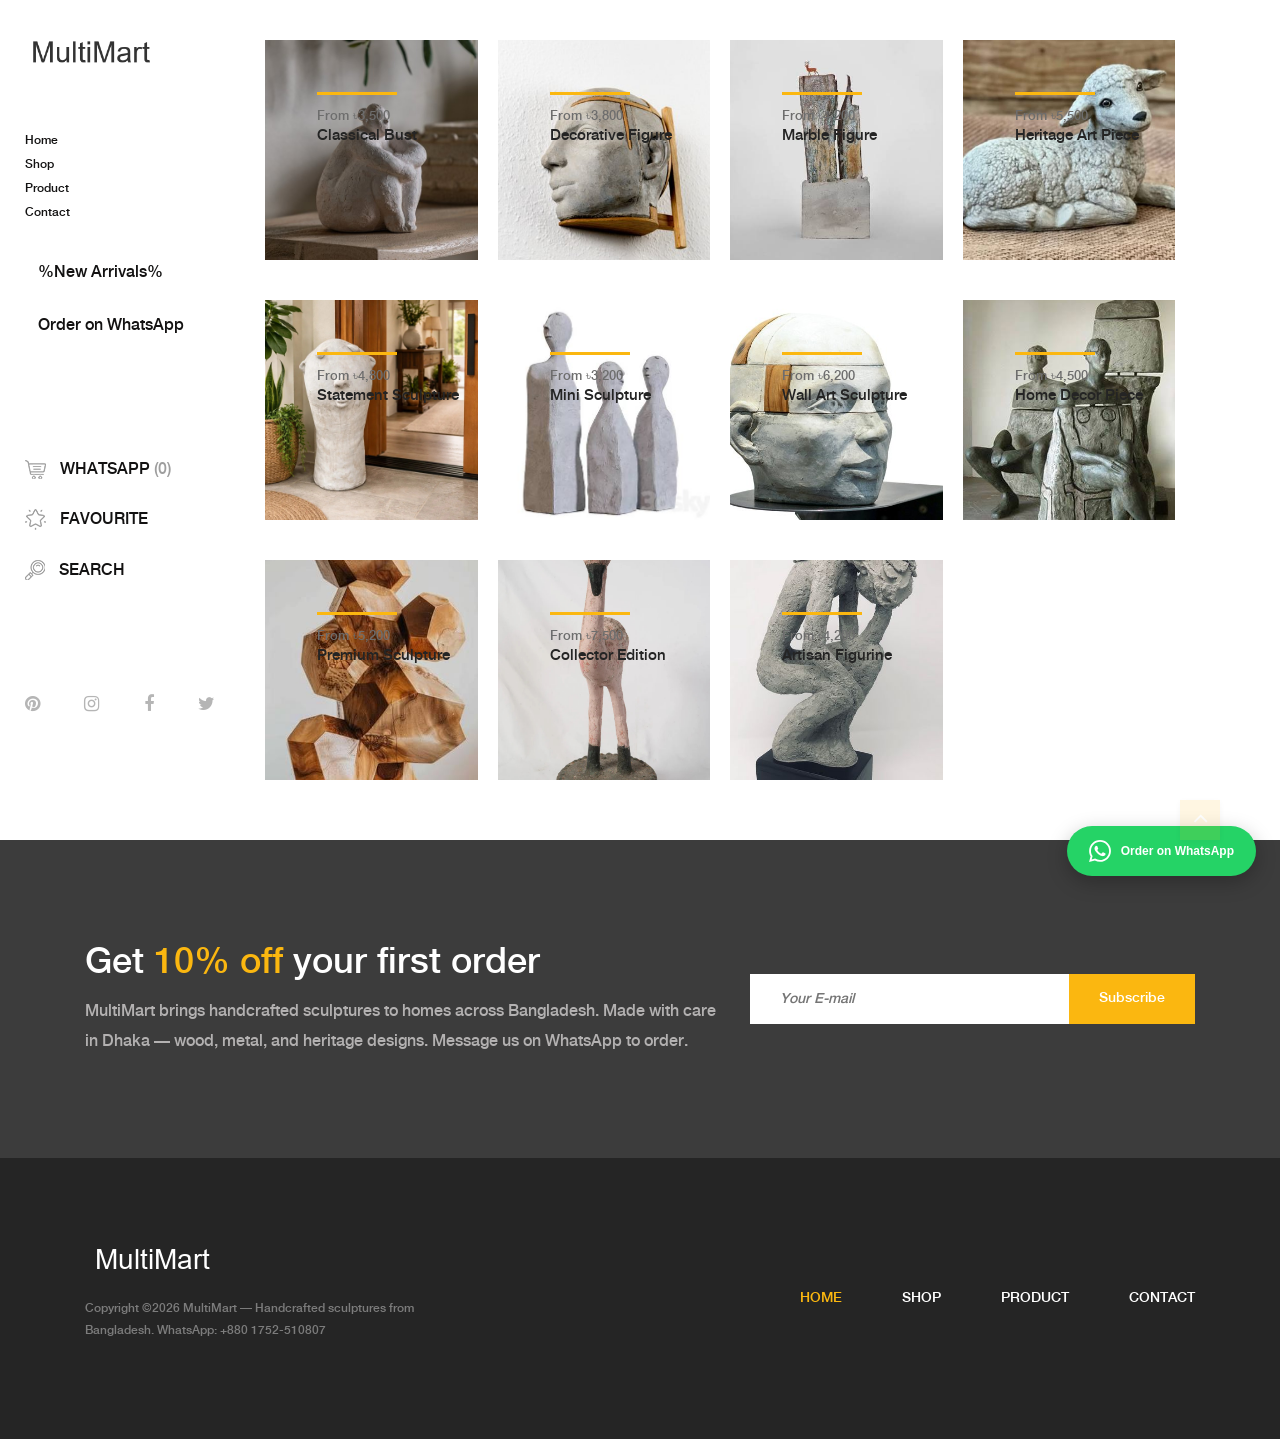
<file: index.html>
<!DOCTYPE html>
<html lang="en">

<head>
    <meta charset="UTF-8">
    <meta name="description" content="MultiMart - Handcrafted sculptures from Bangladesh. CNC-cut wood and metal art for modern homes.">
    <meta http-equiv="X-UA-Compatible" content="IE=edge">
    <meta name="viewport" content="width=device-width, initial-scale=1, shrink-to-fit=no">
    <title>MultiMart - Handcrafted Sculptures from Bangladesh | Home</title>
    <link rel="icon" href="img/core-img/favicon.ico">
    <link rel="stylesheet" href="css/core-style.css">
    <link rel="stylesheet" href="style.css">
    <link rel="stylesheet" href="custom.css">
</head>

<body>
    <!-- Search Wrapper Area Start -->
    <div class="search-wrapper section-padding-100">
        <div class="search-close"><i class="fa fa-close" aria-hidden="true"></i></div>
        <div class="container">
            <div class="row">
                <div class="col-12">
                    <div class="search-content">
                        <form action="#" method="get">
                            <input type="search" name="search" id="search" placeholder="Type your keyword...">
                            <button type="submit"><img src="img/core-img/search.png" alt=""></button>
                        </form>
                    </div>
                </div>
            </div>
        </div>
    </div>

    <div class="main-content-wrapper d-flex clearfix">
        <!-- Mobile Nav -->
        <div class="mobile-nav">
            <div class="main-navbar-brand">
                <a href="index.html"><img src="img/core-img/logo.png" alt="MultiMart"></a>
            </div>
            <div class="main-navbar-toggler">
                <span></span><span></span><span></span>
            </div>
        </div>

        <!-- Header Area Start -->
        <header class="header-area clearfix">
            <div class="nav-close"><i class="fa fa-close" aria-hidden="true"></i></div>
            <div class="logo">
                <a href="index.html"><img src="img/core-img/logo.png" alt="MultiMart"></a>
            </div>
            <nav class="main-nav">
                <ul>
                    <li class="active"><a href="index.html">Home</a></li>
                    <li><a href="shop.html">Shop</a></li>
                    <li><a href="product.html">Product</a></li>
                    <li><a href="cart.html">Contact</a></li>
                </ul>
            </nav>
            <div class="main-btn-group mt-30 mb-100">
                <a href="shop.html" class="btn main-btn mb-15">%New Arrivals%</a>
                <a href="https://wa.me/8801752510807" target="_blank" rel="noopener" class="btn main-btn active">Order on WhatsApp</a>
            </div>
            <div class="cart-fav-search mb-100">
                <a href="https://wa.me/8801752510807" target="_blank" rel="noopener" class="cart-nav"><img src="img/core-img/cart.png" alt=""> WhatsApp <span>(0)</span></a>
                <a href="#" class="fav-nav"><img src="img/core-img/favorites.png" alt=""> Favourite</a>
                <a href="#" class="search-nav"><img src="img/core-img/search.png" alt=""> Search</a>
            </div>
            <div class="social-info d-flex justify-content-between">
                <a href="#"><i class="fa fa-pinterest" aria-hidden="true"></i></a>
                <a href="#"><i class="fa fa-instagram" aria-hidden="true"></i></a>
                <a href="#"><i class="fa fa-facebook" aria-hidden="true"></i></a>
                <a href="#"><i class="fa fa-twitter" aria-hidden="true"></i></a>
            </div>
        </header>

        <div class="products-catagories-area clearfix">
            <div class="main-pro-catagory clearfix">

                <div class="single-products-catagory clearfix">
                    <a href="product.html?id=1">
                        <img src="img/product-img/1.jpg" alt="Sculpture 1">
                        <div class="hover-content">
                            <div class="line"></div>
                            <p>From ৳3,500</p>
                            <h4>Classical Bust</h4>
                        </div>
                    </a>
                </div>

                <div class="single-products-catagory clearfix">
                    <a href="product.html?id=2">
                        <img src="img/product-img/2.jpg" alt="Sculpture 2">
                        <div class="hover-content">
                            <div class="line"></div>
                            <p>From ৳3,800</p>
                            <h4>Decorative Figure</h4>
                        </div>
                    </a>
                </div>

                <div class="single-products-catagory clearfix">
                    <a href="product.html?id=3">
                        <img src="img/product-img/3.jpg" alt="Sculpture 3">
                        <div class="hover-content">
                            <div class="line"></div>
                            <p>From ৳4,200</p>
                            <h4>Marble Figure</h4>
                        </div>
                    </a>
                </div>

                <div class="single-products-catagory clearfix">
                    <a href="product.html?id=4">
                        <img src="img/product-img/4.jpg" alt="Sculpture 4">
                        <div class="hover-content">
                            <div class="line"></div>
                            <p>From ৳5,500</p>
                            <h4>Heritage Art Piece</h4>
                        </div>
                    </a>
                </div>

                <div class="single-products-catagory clearfix">
                    <a href="product.html?id=5">
                        <img src="img/product-img/5.jpg" alt="Sculpture 5">
                        <div class="hover-content">
                            <div class="line"></div>
                            <p>From ৳4,800</p>
                            <h4>Statement Sculpture</h4>
                        </div>
                    </a>
                </div>

                <div class="single-products-catagory clearfix">
                    <a href="product.html?id=6">
                        <img src="img/product-img/6.jpg" alt="Sculpture 6">
                        <div class="hover-content">
                            <div class="line"></div>
                            <p>From ৳3,200</p>
                            <h4>Mini Sculpture</h4>
                        </div>
                    </a>
                </div>

                <div class="single-products-catagory clearfix">
                    <a href="product.html?id=7">
                        <img src="img/product-img/7.jpg" alt="Sculpture 7">
                        <div class="hover-content">
                            <div class="line"></div>
                            <p>From ৳6,200</p>
                            <h4>Wall Art Sculpture</h4>
                        </div>
                    </a>
                </div>

                <div class="single-products-catagory clearfix">
                    <a href="product.html?id=8">
                        <img src="img/product-img/8.jpg" alt="Sculpture 8">
                        <div class="hover-content">
                            <div class="line"></div>
                            <p>From ৳4,500</p>
                            <h4>Home Decor Piece</h4>
                        </div>
                    </a>
                </div>

                <div class="single-products-catagory clearfix">
                    <a href="product.html?id=9">
                        <img src="img/product-img/9.jpg" alt="Sculpture 9">
                        <div class="hover-content">
                            <div class="line"></div>
                            <p>From ৳5,200</p>
                            <h4>Premium Sculpture</h4>
                        </div>
                    </a>
                </div>

                <div class="single-products-catagory clearfix">
                    <a href="product.html?id=10">
                        <img src="img/product-img/10.jpg" alt="Sculpture 10">
                        <div class="hover-content">
                            <div class="line"></div>
                            <p>From ৳7,500</p>
                            <h4>Collector Edition</h4>
                        </div>
                    </a>
                </div>

                <div class="single-products-catagory clearfix">
                    <a href="product.html?id=11">
                        <img src="img/product-img/11.jpg" alt="Sculpture 11">
                        <div class="hover-content">
                            <div class="line"></div>
                            <p>From ৳4,200</p>
                            <h4>Artisan Figurine</h4>
                        </div>
                    </a>
                </div>

            </div>
        </div>
    </div>

    <!-- Newsletter Area -->
    <section class="newsletter-area section-padding-100-0">
        <div class="container">
            <div class="row align-items-center">
                <div class="col-12 col-lg-6 col-xl-7">
                    <div class="newsletter-text mb-100">
                        <h2>Get <span>10% off</span> your first order</h2>
                        <p>MultiMart brings handcrafted sculptures to homes across Bangladesh. Made with care in Dhaka — wood, metal, and heritage designs. Message us on WhatsApp to order.</p>
                    </div>
                </div>
                <div class="col-12 col-lg-6 col-xl-5">
                    <div class="newsletter-form mb-100">
                        <form action="#" method="post">
                            <input type="email" name="email" class="nl-email" placeholder="Your E-mail">
                            <input type="submit" value="Subscribe">
                        </form>
                    </div>
                </div>
            </div>
        </div>
    </section>

    <!-- Footer -->
    <footer class="footer_area clearfix">
        <div class="container">
            <div class="row align-items-center">
                <div class="col-12 col-lg-4">
                    <div class="single_widget_area">
                        <div class="footer-logo mr-50">
                            <a href="index.html"><img src="img/core-img/logo2.png" alt="MultiMart"></a>
                        </div>
                        <p class="copywrite">Copyright &copy;<script>document.write(new Date().getFullYear());</script> MultiMart &mdash; Handcrafted sculptures from Bangladesh. WhatsApp: +880 1752-510807</p>
                    </div>
                </div>
                <div class="col-12 col-lg-8">
                    <div class="single_widget_area">
                        <div class="footer_menu">
                            <nav class="navbar navbar-expand-lg justify-content-end">
                                <button class="navbar-toggler" type="button" data-toggle="collapse" data-target="#footerNavContent" aria-controls="footerNavContent" aria-expanded="false" aria-label="Toggle navigation"><i class="fa fa-bars"></i></button>
                                <div class="collapse navbar-collapse" id="footerNavContent">
                                    <ul class="navbar-nav ml-auto">
                                        <li class="nav-item active"><a class="nav-link" href="index.html">Home</a></li>
                                        <li class="nav-item"><a class="nav-link" href="shop.html">Shop</a></li>
                                        <li class="nav-item"><a class="nav-link" href="product.html">Product</a></li>
                                        <li class="nav-item"><a class="nav-link" href="cart.html">Contact</a></li>
                                    </ul>
                                </div>
                            </nav>
                        </div>
                    </div>
                </div>
            </div>
        </div>
    </footer>

    <!-- Floating WhatsApp Order Button -->
    <a href="https://wa.me/8801752510807?text=Hi%20MultiMart!%20I%20saw%20your%20sculptures%20and%20would%20like%20to%20order."
       target="_blank" rel="noopener noreferrer"
       style="position:fixed;bottom:24px;right:24px;z-index:9999;background:#25D366;color:#fff;padding:14px 22px;border-radius:50px;text-decoration:none;font-weight:600;font-family:Arial,sans-serif;box-shadow:0 6px 20px rgba(0,0,0,0.25);display:flex;align-items:center;gap:10px;">
      <svg xmlns="http://www.w3.org/2000/svg" width="22" height="22" viewBox="0 0 24 24" fill="white">
        <path d="M.057 24l1.687-6.163c-1.041-1.804-1.588-3.849-1.587-5.946.003-6.556 5.338-11.891 11.893-11.891 3.181.001 6.167 1.24 8.413 3.488 2.245 2.248 3.481 5.236 3.48 8.414-.003 6.557-5.338 11.892-11.893 11.892-1.99-.001-3.951-.5-5.688-1.448l-6.305 1.654zm6.597-3.807c1.676.995 3.276 1.591 5.392 1.592 5.448 0 9.886-4.434 9.889-9.885.002-5.462-4.415-9.89-9.881-9.892-5.452 0-9.887 4.434-9.889 9.884-.001 2.225.651 3.891 1.746 5.634l-.999 3.648 3.742-.981zm11.387-5.464c-.074-.124-.272-.198-.57-.347-.297-.149-1.758-.868-2.031-.967-.272-.099-.47-.149-.669.149-.198.297-.768.967-.941 1.165-.173.198-.347.223-.644.074-.297-.149-1.255-.462-2.39-1.475-.883-.788-1.48-1.761-1.653-2.059-.173-.297-.018-.458.13-.606.134-.133.297-.347.446-.521.151-.172.2-.296.3-.495.099-.198.05-.372-.025-.521-.075-.148-.669-1.611-.916-2.206-.242-.579-.487-.501-.669-.51l-.57-.01c-.198 0-.52.074-.792.372s-1.04 1.016-1.04 2.479 1.065 2.876 1.213 3.074c.149.198 2.095 3.2 5.076 4.487.709.306 1.263.489 1.694.626.712.226 1.36.194 1.872.118.571-.085 1.758-.719 2.006-1.413.248-.694.248-1.289.173-1.413z"/>
      </svg>
      Order on WhatsApp
    </a>

    <script src="js/jquery/jquery-2.2.4.min.js"></script>
    <script src="js/popper.min.js"></script>
    <script src="js/bootstrap.min.js"></script>
    <script src="js/plugins.js"></script>
    <script src="js/active.js"></script>
</body>
</html>
</file>
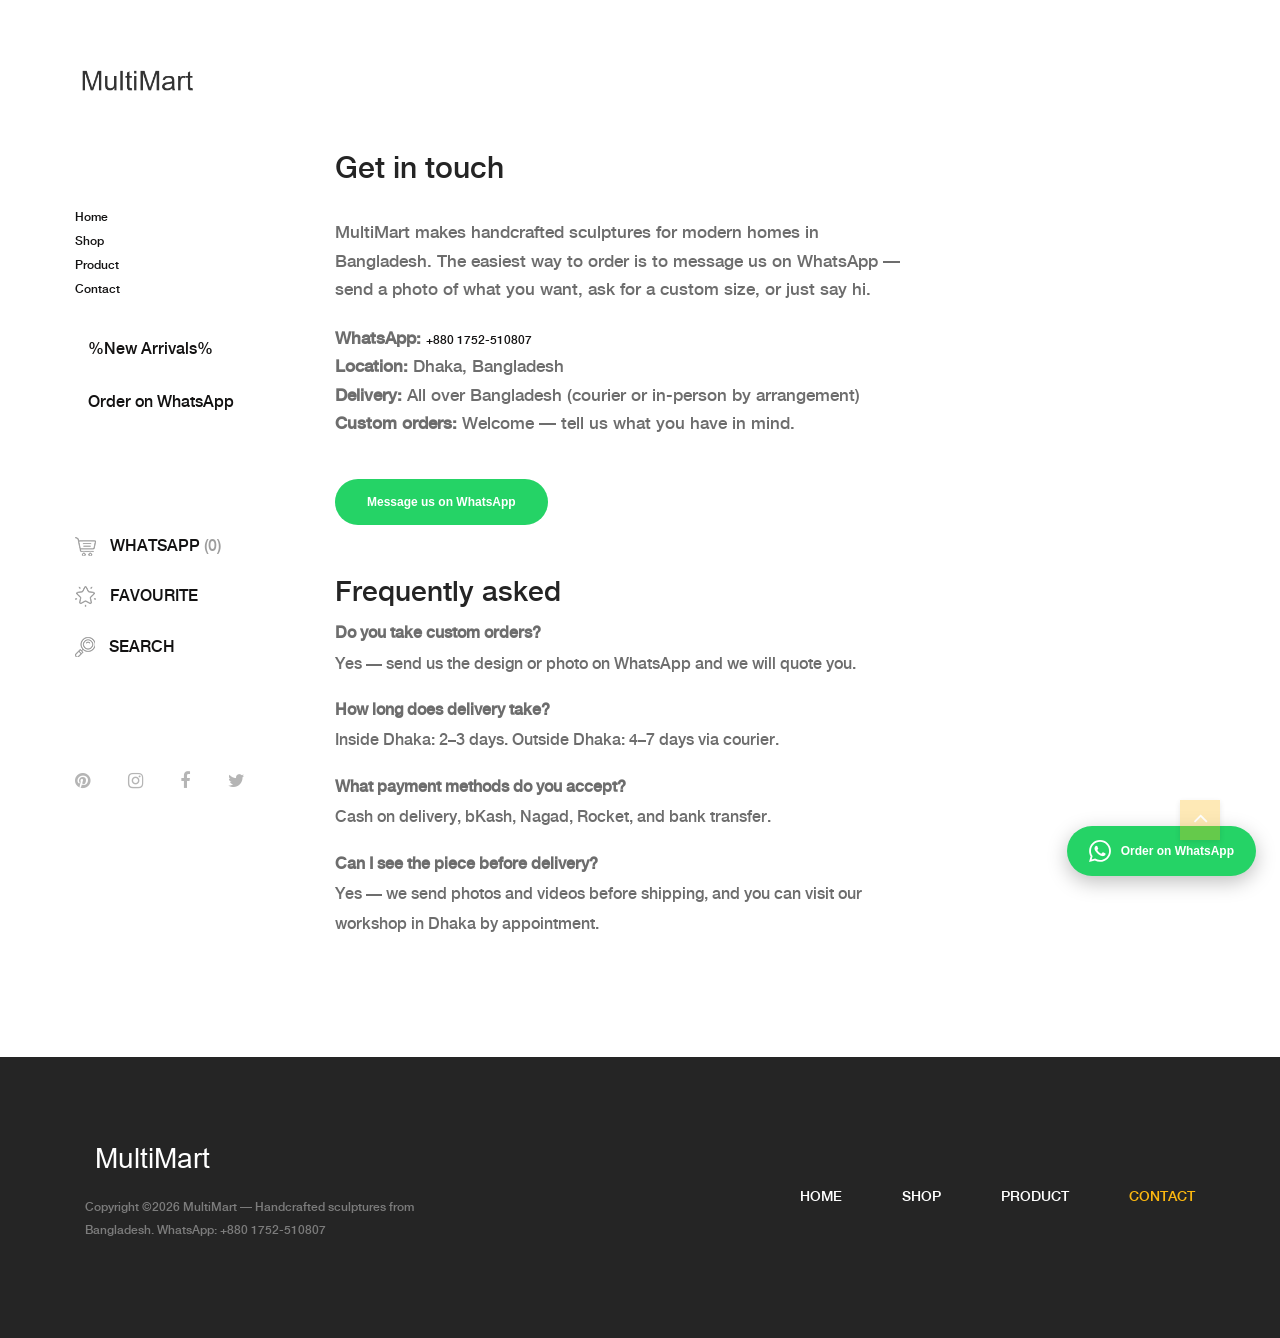
<file: cart.html>
<!DOCTYPE html>
<html lang="en">

<head>
    <meta charset="UTF-8">
    <meta name="description" content="Contact MultiMart - Handcrafted sculptures from Bangladesh. Order via WhatsApp.">
    <meta name="viewport" content="width=device-width, initial-scale=1, shrink-to-fit=no">
    <title>Contact MultiMart - Handcrafted Sculptures from Bangladesh</title>
    <link rel="icon" href="img/core-img/favicon.ico">
    <link rel="stylesheet" href="css/core-style.css">
    <link rel="stylesheet" href="style.css">
</head>

<body>
    <!-- Search Wrapper Area Start -->
    <div class="search-wrapper section-padding-100">
        <div class="search-close"><i class="fa fa-close" aria-hidden="true"></i></div>
        <div class="container">
            <div class="row">
                <div class="col-12">
                    <div class="search-content">
                        <form action="#" method="get">
                            <input type="search" name="search" id="search" placeholder="Type your keyword...">
                            <button type="submit"><img src="img/core-img/search.png" alt=""></button>
                        </form>
                    </div>
                </div>
            </div>
        </div>
    </div>
    <!-- Search Wrapper Area End -->

    <div class="main-content-wrapper d-flex clearfix">
        <!-- Mobile Nav -->
        <div class="mobile-nav">
            <div class="main-navbar-brand">
                <a href="index.html"><img src="img/core-img/logo.png" alt=""></a>
            </div>
            <div class="main-navbar-toggler">
                <span></span><span></span><span></span>
            </div>
        </div>

        <!-- Header Area Start -->
        <header class="header-area clearfix">
            <div class="nav-close"><i class="fa fa-close" aria-hidden="true"></i></div>
            <div class="logo">
                <a href="index.html"><img src="img/core-img/logo.png" alt=""></a>
            </div>
            <!-- Main Nav -->
            <nav class="main-nav">
                <ul>
                    <li><a href="index.html">Home</a></li>
                    <li><a href="shop.html">Shop</a></li>
                    <li><a href="product.html">Product</a></li>
                    <li class="active"><a href="cart.html">Contact</a></li>
                </ul>
            </nav>
            <div class="main-btn-group mt-30 mb-100">
                <a href="shop.html" class="btn main-btn mb-15">%New Arrivals%</a>
                <a href="https://wa.me/8801752510807" target="_blank" rel="noopener" class="btn main-btn active">Order on WhatsApp</a>
            </div>
            <div class="cart-fav-search mb-100">
                <a href="https://wa.me/8801752510807" target="_blank" rel="noopener" class="cart-nav"><img src="img/core-img/cart.png" alt=""> WhatsApp <span>(0)</span></a>
                <a href="#" class="fav-nav"><img src="img/core-img/favorites.png" alt=""> Favourite</a>
                <a href="#" class="search-nav"><img src="img/core-img/search.png" alt=""> Search</a>
            </div>
            <div class="social-info d-flex justify-content-between">
                <a href="#"><i class="fa fa-pinterest" aria-hidden="true"></i></a>
                <a href="#"><i class="fa fa-instagram" aria-hidden="true"></i></a>
                <a href="#"><i class="fa fa-facebook" aria-hidden="true"></i></a>
                <a href="#"><i class="fa fa-twitter" aria-hidden="true"></i></a>
            </div>
        </header>
        <!-- Header Area End -->

        <div class="cart-table-area section-padding-100">
            <div class="container-fluid">
                <div class="row">
                    <div class="col-12 col-lg-8">
                        <div class="cart-title mt-50">
                            <h2>Get in touch</h2>
                        </div>
                        <div class="cart-table clearfix">
                            <p style="font-size:1.05rem;line-height:1.7;margin-bottom:20px;">
                                MultiMart makes handcrafted sculptures for modern homes in Bangladesh. The easiest way to order is to message us on WhatsApp &mdash; send a photo of what you want, ask for a custom size, or just say hi.
                            </p>
                            <p style="font-size:1.05rem;line-height:1.7;margin-bottom:20px;">
                                <strong>WhatsApp:</strong> <a href="https://wa.me/8801752510807" target="_blank" rel="noopener">+880 1752-510807</a><br>
                                <strong>Location:</strong> Dhaka, Bangladesh<br>
                                <strong>Delivery:</strong> All over Bangladesh (courier or in-person by arrangement)<br>
                                <strong>Custom orders:</strong> Welcome &mdash; tell us what you have in mind.
                            </p>

                            <a href="https://wa.me/8801752510807?text=Hi%20MultiMart!%20I%27d%20like%20to%20ask%20about%20your%20sculptures."
                               target="_blank" rel="noopener"
                               style="display:inline-block;background:#25D366;color:#fff;padding:14px 32px;border-radius:50px;text-decoration:none;font-weight:600;font-family:Arial,sans-serif;margin-top:20px;">
                                Message us on WhatsApp
                            </a>

                            <h3 style="margin-top:50px;">Frequently asked</h3>
                            <p><strong>Do you take custom orders?</strong><br>Yes &mdash; send us the design or photo on WhatsApp and we will quote you.</p>
                            <p><strong>How long does delivery take?</strong><br>Inside Dhaka: 2&ndash;3 days. Outside Dhaka: 4&ndash;7 days via courier.</p>
                            <p><strong>What payment methods do you accept?</strong><br>Cash on delivery, bKash, Nagad, Rocket, and bank transfer.</p>
                            <p><strong>Can I see the piece before delivery?</strong><br>Yes &mdash; we send photos and videos before shipping, and you can visit our workshop in Dhaka by appointment.</p>
                        </div>
                    </div>
                </div>
            </div>
        </div>
    </div>

    <!-- Footer -->
    <footer class="footer_area clearfix">
        <div class="container">
            <div class="row align-items-center">
                <div class="col-12 col-lg-4">
                    <div class="single_widget_area">
                        <div class="footer-logo mr-50">
                            <a href="index.html"><img src="img/core-img/logo2.png" alt=""></a>
                        </div>
                        <p class="copywrite">Copyright &copy;<script>document.write(new Date().getFullYear());</script> MultiMart &mdash; Handcrafted sculptures from Bangladesh. WhatsApp: +880 1752-510807</p>
                    </div>
                </div>
                <div class="col-12 col-lg-8">
                    <div class="single_widget_area">
                        <div class="footer_menu">
                            <nav class="navbar navbar-expand-lg justify-content-end">
                                <div class="collapse navbar-collapse" id="footerNavContent">
                                    <ul class="navbar-nav ml-auto">
                                        <li class="nav-item"><a class="nav-link" href="index.html">Home</a></li>
                                        <li class="nav-item"><a class="nav-link" href="shop.html">Shop</a></li>
                                        <li class="nav-item"><a class="nav-link" href="product.html">Product</a></li>
                                        <li class="nav-item active"><a class="nav-link" href="cart.html">Contact</a></li>
                                    </ul>
                                </div>
                            </nav>
                        </div>
                    </div>
                </div>
            </div>
        </div>
    </footer>
    <!-- ##### Footer Area End ##### -->

    <!-- Floating WhatsApp Order Button -->
    <a href="https://wa.me/8801752510807?text=Hi%20MultiMart!%20I%20saw%20your%20sculptures%20and%20would%20like%20to%20order."
       target="_blank" rel="noopener noreferrer"
       style="position:fixed;bottom:24px;right:24px;z-index:9999;background:#25D366;color:#fff;padding:14px 22px;border-radius:50px;text-decoration:none;font-weight:600;font-family:Arial,sans-serif;box-shadow:0 6px 20px rgba(0,0,0,0.25);display:flex;align-items:center;gap:10px;">
      <svg xmlns="http://www.w3.org/2000/svg" width="22" height="22" viewBox="0 0 24 24" fill="white">
        <path d="M.057 24l1.687-6.163c-1.041-1.804-1.588-3.849-1.587-5.946.003-6.556 5.338-11.891 11.893-11.891 3.181.001 6.167 1.24 8.413 3.488 2.245 2.248 3.481 5.236 3.48 8.414-.003 6.557-5.338 11.892-11.893 11.892-1.99-.001-3.951-.5-5.688-1.448l-6.305 1.654zm6.597-3.807c1.676.995 3.276 1.591 5.392 1.592 5.448 0 9.886-4.434 9.889-9.885.002-5.462-4.415-9.89-9.881-9.892-5.452 0-9.887 4.434-9.889 9.884-.001 2.225.651 3.891 1.746 5.634l-.999 3.648 3.742-.981zm11.387-5.464c-.074-.124-.272-.198-.57-.347-.297-.149-1.758-.868-2.031-.967-.272-.099-.47-.149-.669.149-.198.297-.768.967-.941 1.165-.173.198-.347.223-.644.074-.297-.149-1.255-.462-2.39-1.475-.883-.788-1.48-1.761-1.653-2.059-.173-.297-.018-.458.13-.606.134-.133.297-.347.446-.521.151-.172.2-.296.3-.495.099-.198.05-.372-.025-.521-.075-.148-.669-1.611-.916-2.206-.242-.579-.487-.501-.669-.51l-.57-.01c-.198 0-.52.074-.792.372s-1.04 1.016-1.04 2.479 1.065 2.876 1.213 3.074c.149.198 2.095 3.2 5.076 4.487.709.306 1.263.489 1.694.626.712.226 1.36.194 1.872.118.571-.085 1.758-.719 2.006-1.413.248-.694.248-1.289.173-1.413z"/>
      </svg>
      Order on WhatsApp
    </a>

    <script src="js/jquery/jquery-2.2.4.min.js"></script>
    <script src="js/popper.min.js"></script>
    <script src="js/bootstrap.min.js"></script>
    <script src="js/plugins.js"></script>
    <script src="js/active.js"></script>
</body>
</html>
</file>
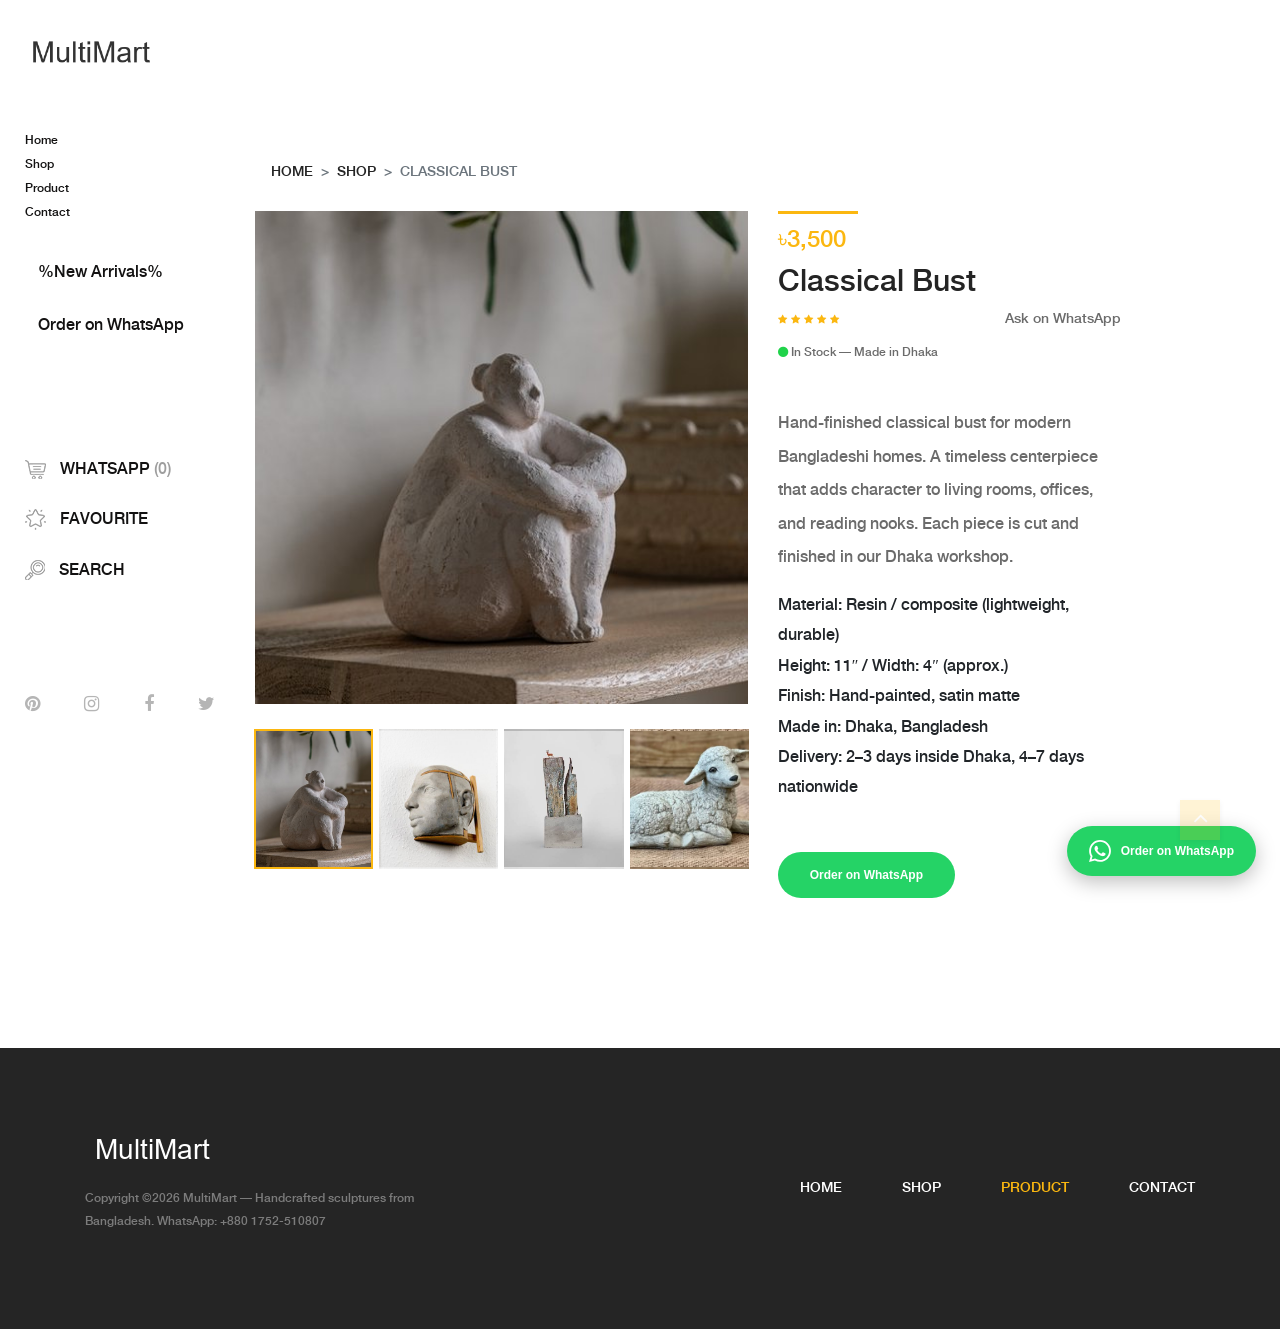
<file: product-details.html>
<!DOCTYPE html>
<html lang="en">

<head>
    <meta charset="UTF-8">
    <meta name="description" content="MultiMart - Handcrafted sculptures from Bangladesh. Order via WhatsApp.">
    <meta http-equiv="X-UA-Compatible" content="IE=edge">
    <meta name="viewport" content="width=device-width, initial-scale=1, shrink-to-fit=no">
    <title>Classical Bust - MultiMart | Handcrafted Sculpture from Bangladesh</title>
    <link rel="icon" href="img/core-img/favicon.ico">
    <link rel="stylesheet" href="css/core-style.css">
    <link rel="stylesheet" href="style.css">
    <link rel="stylesheet" href="custom.css">
</head>

<body>
    <div class="search-wrapper section-padding-100">
        <div class="search-close"><i class="fa fa-close" aria-hidden="true"></i></div>
        <div class="container">
            <div class="row">
                <div class="col-12">
                    <div class="search-content">
                        <form action="#" method="get">
                            <input type="search" name="search" id="search" placeholder="Type your keyword...">
                            <button type="submit"><img src="img/core-img/search.png" alt=""></button>
                        </form>
                    </div>
                </div>
            </div>
        </div>
    </div>

    <div class="main-content-wrapper d-flex clearfix">
        <div class="mobile-nav">
            <div class="main-navbar-brand">
                <a href="index.html"><img src="img/core-img/logo.png" alt="MultiMart"></a>
            </div>
            <div class="main-navbar-toggler">
                <span></span><span></span><span></span>
            </div>
        </div>

        <header class="header-area clearfix">
            <div class="nav-close"><i class="fa fa-close" aria-hidden="true"></i></div>
            <div class="logo">
                <a href="index.html"><img src="img/core-img/logo.png" alt="MultiMart"></a>
            </div>
            <nav class="main-nav">
                <ul>
                    <li><a href="index.html">Home</a></li>
                    <li><a href="shop.html">Shop</a></li>
                    <li class="active"><a href="product-details.html">Product</a></li>
                    <li><a href="cart.html">Contact</a></li>
                </ul>
            </nav>
            <div class="main-btn-group mt-30 mb-100">
                <a href="shop.html" class="btn main-btn mb-15">%New Arrivals%</a>
                <a href="https://wa.me/8801752510807" target="_blank" rel="noopener" class="btn main-btn active">Order on WhatsApp</a>
            </div>
            <div class="cart-fav-search mb-100">
                <a href="https://wa.me/8801752510807" target="_blank" rel="noopener" class="cart-nav"><img src="img/core-img/cart.png" alt=""> WhatsApp <span>(0)</span></a>
                <a href="#" class="fav-nav"><img src="img/core-img/favorites.png" alt=""> Favourite</a>
                <a href="#" class="search-nav"><img src="img/core-img/search.png" alt=""> Search</a>
            </div>
            <div class="social-info d-flex justify-content-between">
                <a href="#"><i class="fa fa-pinterest" aria-hidden="true"></i></a>
                <a href="#"><i class="fa fa-instagram" aria-hidden="true"></i></a>
                <a href="#"><i class="fa fa-facebook" aria-hidden="true"></i></a>
                <a href="#"><i class="fa fa-twitter" aria-hidden="true"></i></a>
            </div>
        </header>

        <div class="single-product-area section-padding-100 clearfix">
            <div class="container-fluid">
                <div class="row">
                    <div class="col-12">
                        <nav aria-label="breadcrumb">
                            <ol class="breadcrumb mt-50">
                                <li class="breadcrumb-item"><a href="index.html">Home</a></li>
                                <li class="breadcrumb-item"><a href="shop.html">Shop</a></li>
                                <li class="breadcrumb-item active" aria-current="page">Classical Bust</li>
                            </ol>
                        </nav>
                    </div>
                </div>

                <div class="row">
                    <div class="col-12 col-lg-7">
                        <div class="single_product_thumb">
                            <div id="product_details_slider" class="carousel slide" data-ride="carousel">
                                <ol class="carousel-indicators">
                                    <li class="active" data-target="#product_details_slider" data-slide-to="0" style="background-image: url(img/product-img/1.jpg);"></li>
                                    <li data-target="#product_details_slider" data-slide-to="1" style="background-image: url(img/product-img/2.jpg);"></li>
                                    <li data-target="#product_details_slider" data-slide-to="2" style="background-image: url(img/product-img/3.jpg);"></li>
                                    <li data-target="#product_details_slider" data-slide-to="3" style="background-image: url(img/product-img/4.jpg);"></li>
                                </ol>
                                <div class="carousel-inner">
                                    <div class="carousel-item active">
                                        <a class="gallery_img" href="img/product-img/1.jpg">
                                            <img class="d-block w-100" src="img/product-img/1.jpg" alt="Classical Bust view 1">
                                        </a>
                                    </div>
                                    <div class="carousel-item">
                                        <a class="gallery_img" href="img/product-img/2.jpg">
                                            <img class="d-block w-100" src="img/product-img/2.jpg" alt="Classical Bust view 2">
                                        </a>
                                    </div>
                                    <div class="carousel-item">
                                        <a class="gallery_img" href="img/product-img/3.jpg">
                                            <img class="d-block w-100" src="img/product-img/3.jpg" alt="Classical Bust view 3">
                                        </a>
                                    </div>
                                    <div class="carousel-item">
                                        <a class="gallery_img" href="img/product-img/4.jpg">
                                            <img class="d-block w-100" src="img/product-img/4.jpg" alt="Classical Bust view 4">
                                        </a>
                                    </div>
                                </div>
                            </div>
                        </div>
                    </div>
                    <div class="col-12 col-lg-5">
                        <div class="single_product_desc">
                            <div class="product-meta-data">
                                <div class="line"></div>
                                <p class="product-price">৳3,500</p>
                                <a href="product-details.html"><h6>Classical Bust</h6></a>
                                <div class="ratings-review mb-15 d-flex align-items-center justify-content-between">
                                    <div class="ratings">
                                        <i class="fa fa-star" aria-hidden="true"></i>
                                        <i class="fa fa-star" aria-hidden="true"></i>
                                        <i class="fa fa-star" aria-hidden="true"></i>
                                        <i class="fa fa-star" aria-hidden="true"></i>
                                        <i class="fa fa-star" aria-hidden="true"></i>
                                    </div>
                                    <div class="review"><a href="https://wa.me/8801752510807" target="_blank" rel="noopener">Ask on WhatsApp</a></div>
                                </div>
                                <p class="avaibility"><i class="fa fa-circle"></i> In Stock &mdash; Made in Dhaka</p>
                            </div>

                            <div class="short_overview my-5">
                                <p>Hand-finished classical bust for modern Bangladeshi homes. A timeless centerpiece that adds character to living rooms, offices, and reading nooks. Each piece is cut and finished in our Dhaka workshop.</p>
                                <ul style="line-height:1.9;">
                                    <li>Material: Resin / composite (lightweight, durable)</li>
                                    <li>Height: 11&Prime; / Width: 4&Prime; (approx.)</li>
                                    <li>Finish: Hand-painted, satin matte</li>
                                    <li>Made in: Dhaka, Bangladesh</li>
                                    <li>Delivery: 2&ndash;3 days inside Dhaka, 4&ndash;7 days nationwide</li>
                                </ul>
                            </div>

                            <div class="cart-btn d-flex mb-50">
                                <a href="https://wa.me/8801752510807?text=Hi%20MultiMart!%20I%27d%20like%20to%20order%20the%20Classical%20Bust%20(৳3,500)."
                                   target="_blank" rel="noopener"
                                   style="display:inline-block;background:#25D366;color:#fff;padding:14px 32px;border-radius:50px;text-decoration:none;font-weight:600;font-family:Arial,sans-serif;">
                                    Order on WhatsApp
                                </a>
                            </div>
                        </div>
                    </div>
                </div>
            </div>
        </div>
    </div>

    <footer class="footer_area clearfix">
        <div class="container">
            <div class="row align-items-center">
                <div class="col-12 col-lg-4">
                    <div class="single_widget_area">
                        <div class="footer-logo mr-50">
                            <a href="index.html"><img src="img/core-img/logo2.png" alt="MultiMart"></a>
                        </div>
                        <p class="copywrite">Copyright &copy;<script>document.write(new Date().getFullYear());</script> MultiMart &mdash; Handcrafted sculptures from Bangladesh. WhatsApp: +880 1752-510807</p>
                    </div>
                </div>
                <div class="col-12 col-lg-8">
                    <div class="single_widget_area">
                        <div class="footer_menu">
                            <nav class="navbar navbar-expand-lg justify-content-end">
                                <div class="collapse navbar-collapse" id="footerNavContent">
                                    <ul class="navbar-nav ml-auto">
                                        <li class="nav-item"><a class="nav-link" href="index.html">Home</a></li>
                                        <li class="nav-item"><a class="nav-link" href="shop.html">Shop</a></li>
                                        <li class="nav-item active"><a class="nav-link" href="product-details.html">Product</a></li>
                                        <li class="nav-item"><a class="nav-link" href="cart.html">Contact</a></li>
                                    </ul>
                                </div>
                            </nav>
                        </div>
                    </div>
                </div>
            </div>
        </div>
    </footer>

    <!-- Floating WhatsApp Order Button -->
    <a href="https://wa.me/8801752510807?text=Hi%20MultiMart!%20I%20saw%20your%20sculptures%20and%20would%20like%20to%20order."
       target="_blank" rel="noopener noreferrer"
       style="position:fixed;bottom:24px;right:24px;z-index:9999;background:#25D366;color:#fff;padding:14px 22px;border-radius:50px;text-decoration:none;font-weight:600;font-family:Arial,sans-serif;box-shadow:0 6px 20px rgba(0,0,0,0.25);display:flex;align-items:center;gap:10px;">
      <svg xmlns="http://www.w3.org/2000/svg" width="22" height="22" viewBox="0 0 24 24" fill="white">
        <path d="M.057 24l1.687-6.163c-1.041-1.804-1.588-3.849-1.587-5.946.003-6.556 5.338-11.891 11.893-11.891 3.181.001 6.167 1.24 8.413 3.488 2.245 2.248 3.481 5.236 3.48 8.414-.003 6.557-5.338 11.892-11.893 11.892-1.99-.001-3.951-.5-5.688-1.448l-6.305 1.654zm6.597-3.807c1.676.995 3.276 1.591 5.392 1.592 5.448 0 9.886-4.434 9.889-9.885.002-5.462-4.415-9.89-9.881-9.892-5.452 0-9.887 4.434-9.889 9.884-.001 2.225.651 3.891 1.746 5.634l-.999 3.648 3.742-.981zm11.387-5.464c-.074-.124-.272-.198-.57-.347-.297-.149-1.758-.868-2.031-.967-.272-.099-.47-.149-.669.149-.198.297-.768.967-.941 1.165-.173.198-.347.223-.644.074-.297-.149-1.255-.462-2.39-1.475-.883-.788-1.48-1.761-1.653-2.059-.173-.297-.018-.458.13-.606.134-.133.297-.347.446-.521.151-.172.2-.296.3-.495.099-.198.05-.372-.025-.521-.075-.148-.669-1.611-.916-2.206-.242-.579-.487-.501-.669-.51l-.57-.01c-.198 0-.52.074-.792.372s-1.04 1.016-1.04 2.479 1.065 2.876 1.213 3.074c.149.198 2.095 3.2 5.076 4.487.709.306 1.263.489 1.694.626.712.226 1.36.194 1.872.118.571-.085 1.758-.719 2.006-1.413.248-.694.248-1.289.173-1.413z"/>
      </svg>
      Order on WhatsApp
    </a>

    <script src="js/jquery/jquery-2.2.4.min.js"></script>
    <script src="js/popper.min.js"></script>
    <script src="js/bootstrap.min.js"></script>
    <script src="js/plugins.js"></script>
    <script src="js/active.js"></script>
</body>
</html>
</file>
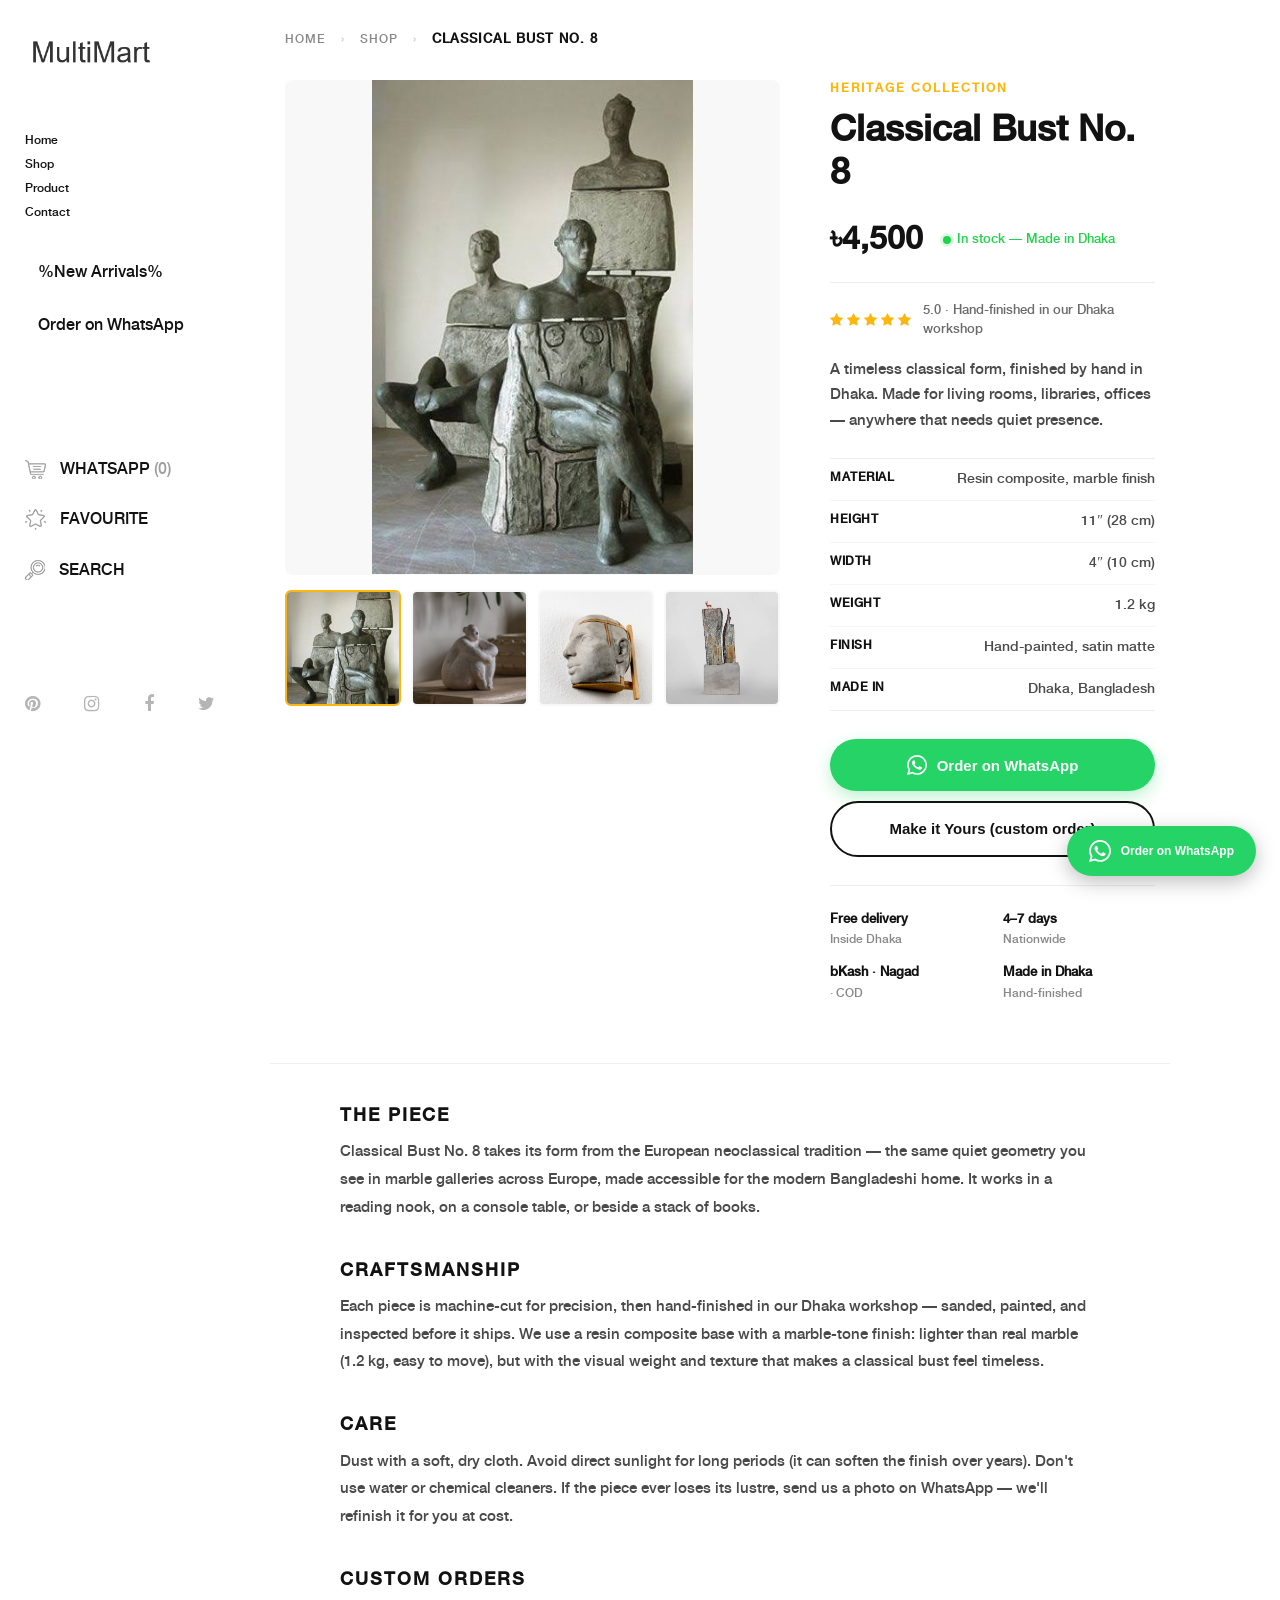
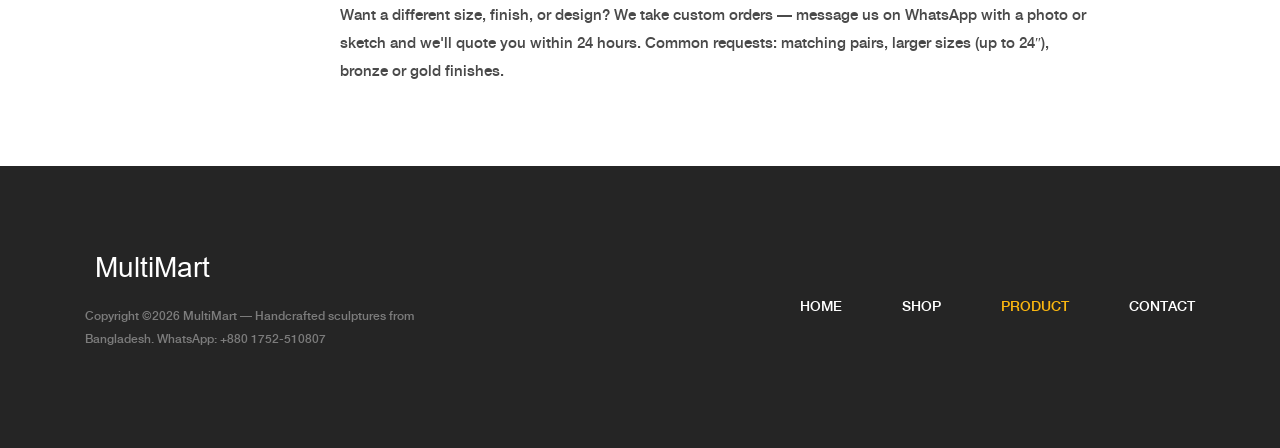
<file: product.html>
<!DOCTYPE html>
<html lang="en">

<head>
    <meta charset="UTF-8">
    <meta name="description" content="MultiMart — handcrafted sculptures from Bangladesh. Made in Dhaka. Order via WhatsApp.">
    <meta name="keywords" content="sculpture Bangladesh, home decor Dhaka, MultiMart">
    <meta http-equiv="X-UA-Compatible" content="IE=edge">
    <meta name="viewport" content="width=device-width, initial-scale=1, shrink-to-fit=no">
    <title>MultiMart — Handcrafted Sculpture from Dhaka</title>
    <link rel="icon" href="img/core-img/favicon.ico">
    <link rel="stylesheet" href="css/core-style.css">
    <link rel="stylesheet" href="style.css">
    <link rel="stylesheet" href="custom.css">
    <link rel="stylesheet" href="product.css">
</head>

<body data-id="8">

    <div class="search-wrapper section-padding-100">
        <div class="search-close"><i class="fa fa-close" aria-hidden="true"></i></div>
        <div class="container">
            <div class="row">
                <div class="col-12">
                    <div class="search-content">
                        <form action="#" method="get">
                            <input type="search" name="search" id="search" placeholder="Type your keyword...">
                            <button type="submit"><img src="img/core-img/search.png" alt=""></button>
                        </form>
                    </div>
                </div>
            </div>
        </div>
    </div>

    <div class="main-content-wrapper d-flex clearfix">

        <div class="mobile-nav">
            <div class="main-navbar-brand">
                <a href="index.html"><img src="img/core-img/logo.png" alt="MultiMart"></a>
            </div>
            <div class="main-navbar-toggler">
                <span></span><span></span><span></span>
            </div>
        </div>

        <header class="header-area clearfix">
            <div class="nav-close"><i class="fa fa-close" aria-hidden="true"></i></div>
            <div class="logo">
                <a href="index.html"><img src="img/core-img/logo.png" alt="MultiMart"></a>
            </div>
            <nav class="main-nav">
                <ul>
                    <li><a href="index.html">Home</a></li>
                    <li><a href="shop.html">Shop</a></li>
                    <li class="active"><a href="product.html">Product</a></li>
                    <li><a href="cart.html">Contact</a></li>
                </ul>
            </nav>
            <div class="main-btn-group mt-30 mb-100">
                <a href="shop.html" class="btn main-btn mb-15">%New Arrivals%</a>
                <a href="https://wa.me/8801752510807" target="_blank" rel="noopener" class="btn main-btn active">Order on WhatsApp</a>
            </div>
            <div class="cart-fav-search mb-100">
                <a href="https://wa.me/8801752510807" target="_blank" rel="noopener" class="cart-nav"><img src="img/core-img/cart.png" alt=""> WhatsApp <span>(0)</span></a>
                <a href="#" class="fav-nav"><img src="img/core-img/favorites.png" alt=""> Favourite</a>
                <a href="#" class="search-nav"><img src="img/core-img/search.png" alt=""> Search</a>
            </div>
            <div class="social-info d-flex justify-content-between">
                <a href="#"><i class="fa fa-pinterest" aria-hidden="true"></i></a>
                <a href="#"><i class="fa fa-instagram" aria-hidden="true"></i></a>
                <a href="#"><i class="fa fa-facebook" aria-hidden="true"></i></a>
                <a href="#"><i class="fa fa-twitter" aria-hidden="true"></i></a>
            </div>
        </header>

        <div class="hero-product-area">
            <div class="container-fluid">

                <div class="row">
                    <div class="col-12">
                        <nav aria-label="breadcrumb" class="hero-breadcrumb">
                            <a href="index.html">Home</a>
                            <span class="bc-sep">›</span>
                            <a href="shop.html">Shop</a>
                            <span class="bc-sep">›</span>
                            <span class="bc-current">Product</span>
                        </nav>
                    </div>
                </div>

                <div class="row hero-product-row">

                    <!-- Gallery -->
                    <div class="col-12 col-lg-7">
                        <div class="hero-gallery">
                            <div class="hero-main-image">
                                <img id="heroImage" src="img/product-img/8.jpg" alt="Sculpture">
                            </div>
                            <div class="hero-thumbs">
                                <!-- Populated by products.js -->
                            </div>
                        </div>
                    </div>

                    <!-- Buy box -->
                    <div class="col-12 col-lg-5">
                        <div class="hero-buybox">
                            <div class="hero-eyebrow">Heritage Collection</div>
                            <h1 class="hero-title">Loading…</h1>

                            <div class="hero-price-row">
                                <div class="hero-price">৳—</div>
                                <div class="hero-stock">
                                    <span class="stock-dot"></span> —
                                </div>
                            </div>

                            <div class="hero-rating">
                                <i class="fa fa-star" aria-hidden="true"></i>
                                <i class="fa fa-star" aria-hidden="true"></i>
                                <i class="fa fa-star" aria-hidden="true"></i>
                                <i class="fa fa-star" aria-hidden="true"></i>
                                <i class="fa fa-star" aria-hidden="true"></i>
                                <span class="rating-text">5.0 · Hand-finished in our Dhaka workshop</span>
                            </div>

                            <p class="hero-tagline">Loading product details…</p>

                            <ul class="hero-quick-specs">
                                <!-- Populated by products.js -->
                            </ul>

                            <div class="hero-cta">
                                <a href="#" target="_blank" rel="noopener" class="hero-btn-primary">
                                   <svg xmlns="http://www.w3.org/2000/svg" width="20" height="20" viewBox="0 0 24 24" fill="white"><path d="M.057 24l1.687-6.163c-1.041-1.804-1.588-3.849-1.587-5.946.003-6.556 5.338-11.891 11.893-11.891 3.181.001 6.167 1.24 8.413 3.488 2.245 2.248 3.481 5.236 3.48 8.414-.003 6.557-5.338 11.892-11.893 11.892-1.99-.001-3.951-.5-5.688-1.448l-6.305 1.654zm6.597-3.807c1.676.995 3.276 1.591 5.392 1.592 5.448 0 9.886-4.434 9.889-9.885.002-5.462-4.415-9.89-9.881-9.892-5.452 0-9.887 4.434-9.889 9.884-.001 2.225.651 3.891 1.746 5.634l-.999 3.648 3.742-.981zm11.387-5.464c-.074-.124-.272-.198-.57-.347-.297-.149-1.758-.868-2.031-.967-.272-.099-.47-.149-.669.149-.198.297-.768.967-.941 1.165-.173.198-.347.223-.644.074-.297-.149-1.255-.462-2.39-1.475-.883-.788-1.48-1.761-1.653-2.059-.173-.297-.018-.458.13-.606.134-.133.297-.347.446-.521.151-.172.2-.296.3-.495.099-.198.05-.372-.025-.521-.075-.148-.669-1.611-.916-2.206-.242-.579-.487-.501-.669-.51l-.57-.01c-.198 0-.52.074-.792.372s-1.04 1.016-1.04 2.479 1.065 2.876 1.213 3.074c.149.198 2.095 3.2 5.076 4.487.709.306 1.263.489 1.694.626.712.226 1.36.194 1.872.118.571-.085 1.758-.719 2.006-1.413.248-.694.248-1.289.173-1.413z"/></svg>
                                   Order on WhatsApp
                                </a>
                                <a href="#" target="_blank" rel="noopener" class="hero-btn-secondary">
                                   Make it Yours (custom order)
                                </a>
                            </div>

                            <div class="hero-trust">
                                <div class="trust-item">
                                    <strong>Free delivery</strong>
                                    <span>Inside Dhaka</span>
                                </div>
                                <div class="trust-item">
                                    <strong>4–7 days</strong>
                                    <span>Nationwide</span>
                                </div>
                                <div class="trust-item">
                                    <strong>bKash · Nagad</strong>
                                    <span>· COD</span>
                                </div>
                                <div class="trust-item">
                                    <strong>Made in Dhaka</strong>
                                    <span>Hand-finished</span>
                                </div>
                            </div>
                        </div>
                    </div>
                </div>

                <!-- Story sections -->
                <div class="row hero-story-row">
                    <div class="col-12">
                        <div class="hero-story">
                            <div class="story-section">
                                <h2>The Piece</h2>
                                <p class="story-piece">Loading…</p>
                            </div>
                            <div class="story-section">
                                <h2>Craftsmanship</h2>
                                <p class="story-craft">Loading…</p>
                            </div>
                            <div class="story-section">
                                <h2>Care</h2>
                                <p class="story-care">Loading…</p>
                            </div>
                            <div class="story-section">
                                <h2>Custom Orders</h2>
                                <p class="story-custom">Loading…</p>
                            </div>
                        </div>
                    </div>
                </div>

            </div>
        </div>
    </div>

    <footer class="footer_area clearfix">
        <div class="container">
            <div class="row align-items-center">
                <div class="col-12 col-lg-4">
                    <div class="single_widget_area">
                        <div class="footer-logo mr-50">
                            <a href="index.html"><img src="img/core-img/logo2.png" alt="MultiMart"></a>
                        </div>
                        <p class="copywrite">Copyright &copy;<script>document.write(new Date().getFullYear());</script> MultiMart &mdash; Handcrafted sculptures from Bangladesh. WhatsApp: +880 1752-510807</p>
                    </div>
                </div>
                <div class="col-12 col-lg-8">
                    <div class="single_widget_area">
                        <div class="footer_menu">
                            <nav class="navbar navbar-expand-lg justify-content-end">
                                <div class="collapse navbar-collapse" id="footerNavContent">
                                    <ul class="navbar-nav ml-auto">
                                        <li class="nav-item"><a class="nav-link" href="index.html">Home</a></li>
                                        <li class="nav-item"><a class="nav-link" href="shop.html">Shop</a></li>
                                        <li class="nav-item active"><a class="nav-link" href="product.html">Product</a></li>
                                        <li class="nav-item"><a class="nav-link" href="cart.html">Contact</a></li>
                                    </ul>
                                </div>
                            </nav>
                        </div>
                    </div>
                </div>
            </div>
        </div>
    </footer>

    <!-- Floating WhatsApp Order Button -->
    <a href="https://wa.me/8801752510807?text=Hi%20MultiMart!"
       target="_blank" rel="noopener noreferrer"
       style="position:fixed;bottom:24px;right:24px;z-index:9999;background:#25D366;color:#fff;padding:14px 22px;border-radius:50px;text-decoration:none;font-weight:600;font-family:Arial,sans-serif;box-shadow:0 6px 20px rgba(0,0,0,0.25);display:flex;align-items:center;gap:10px;">
      <svg xmlns="http://www.w3.org/2000/svg" width="22" height="22" viewBox="0 0 24 24" fill="white">
        <path d="M.057 24l1.687-6.163c-1.041-1.804-1.588-3.849-1.587-5.946.003-6.556 5.338-11.891 11.893-11.891 3.181.001 6.167 1.24 8.413 3.488 2.245 2.248 3.481 5.236 3.48 8.414-.003 6.557-5.338 11.892-11.893 11.892-1.99-.001-3.951-.5-5.688-1.448l-6.305 1.654zm6.597-3.807c1.676.995 3.276 1.591 5.392 1.592 5.448 0 9.886-4.434 9.889-9.885.002-5.462-4.415-9.89-9.881-9.892-5.452 0-9.887 4.434-9.889 9.884-.001 2.225.651 3.891 1.746 5.634l-.999 3.648 3.742-.981zm11.387-5.464c-.074-.124-.272-.198-.57-.347-.297-.149-1.758-.868-2.031-.967-.272-.099-.47-.149-.669.149-.198.297-.768.967-.941 1.165-.173.198-.347.223-.644.074-.297-.149-1.255-.462-2.39-1.475-.883-.788-1.48-1.761-1.653-2.059-.173-.297-.018-.458.13-.606.134-.133.297-.347.446-.521.151-.172.2-.296.3-.495.099-.198.05-.372-.025-.521-.075-.148-.669-1.611-.916-2.206-.242-.579-.487-.501-.669-.51l-.57-.01c-.198 0-.52.074-.792.372s-1.04 1.016-1.04 2.479 1.065 2.876 1.213 3.074c.149.198 2.095 3.2 5.076 4.487.709.306 1.263.489 1.694.626.712.226 1.36.194 1.872.118.571-.085 1.758-.719 2.006-1.413.248-.694.248-1.289.173-1.413z"/>
      </svg>
      Order on WhatsApp
    </a>

    <!-- Sticky mobile WhatsApp bar -->
    <div class="sticky-mobile-cta">
        <a href="https://wa.me/8801752510807" target="_blank" rel="noopener">
           Order on WhatsApp — ৳—
        </a>
    </div>

    <script src="js/jquery/jquery-2.2.4.min.js"></script>
    <script src="js/popper.min.js"></script>
    <script src="js/bootstrap.min.js"></script>
    <script src="js/plugins.js"></script>
    <script src="js/active.js"></script>
    <script src="products.js"></script>

</body>
</html>
</file>
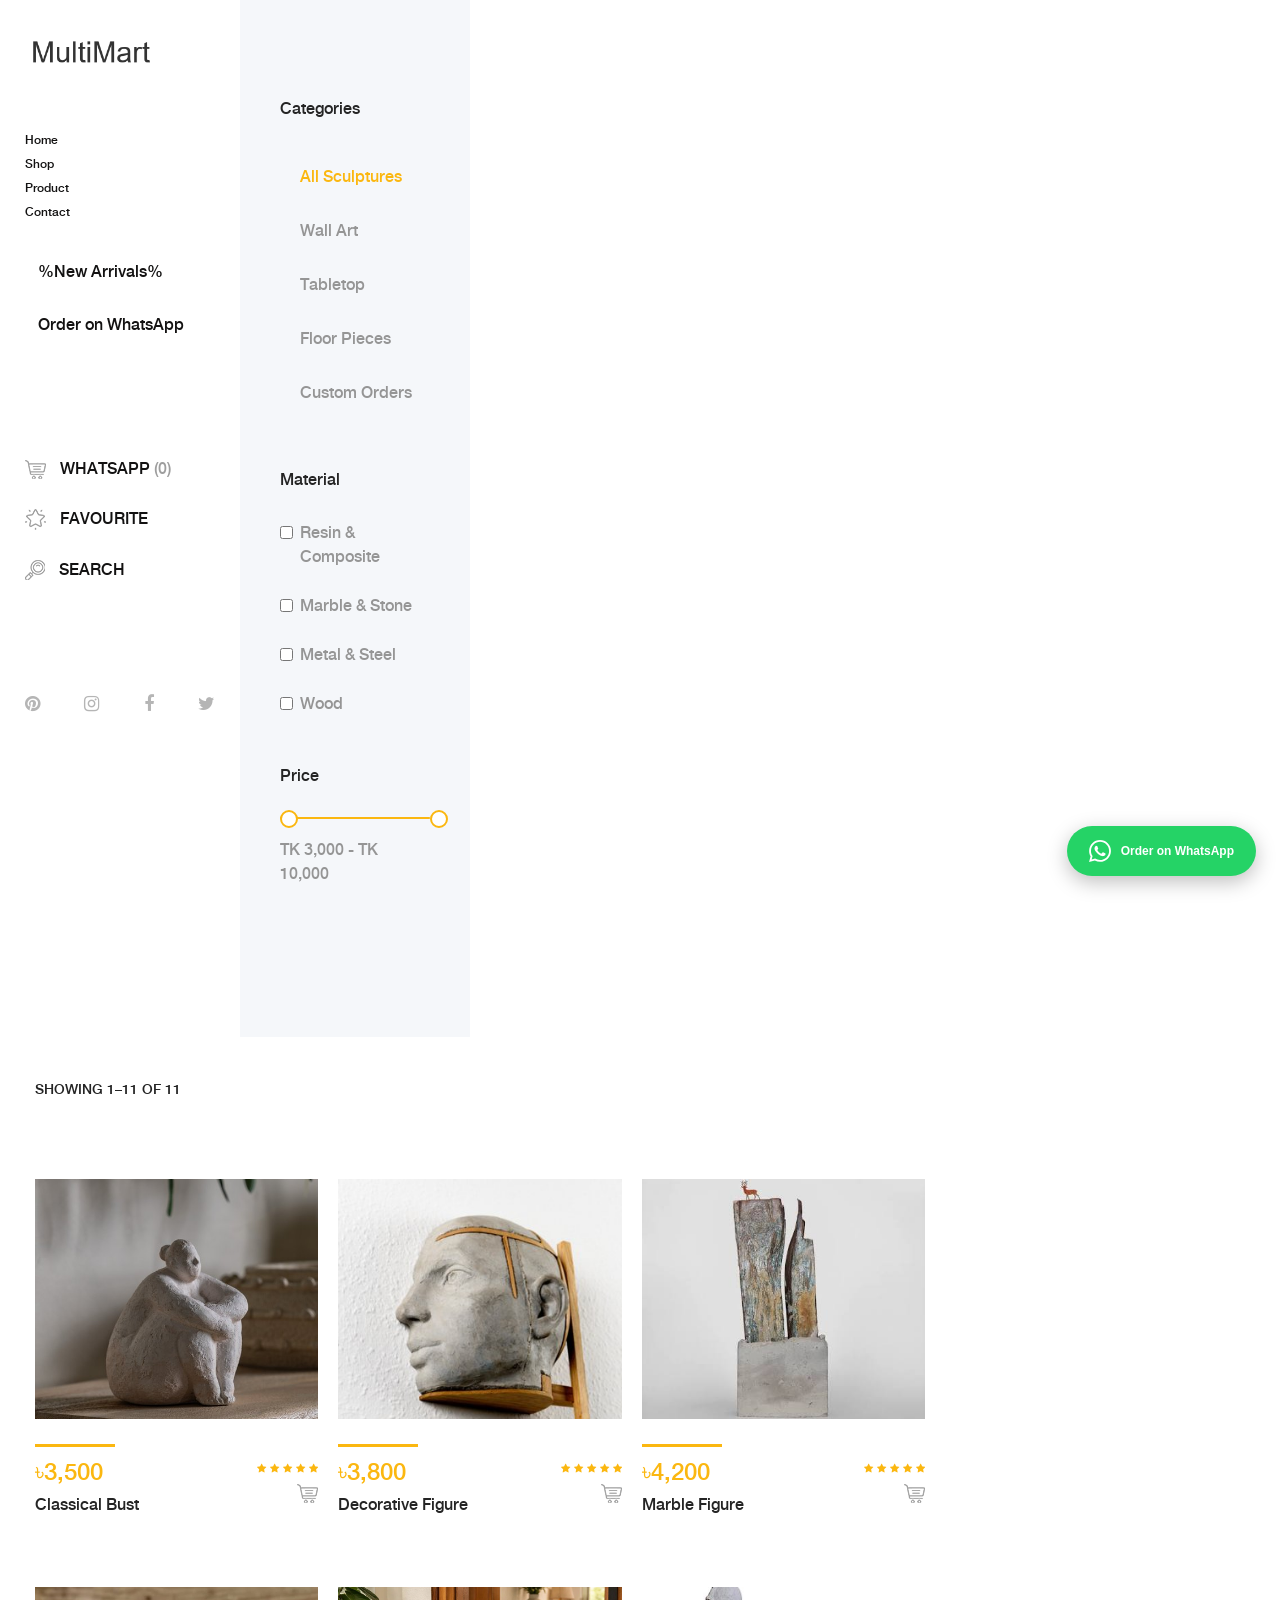
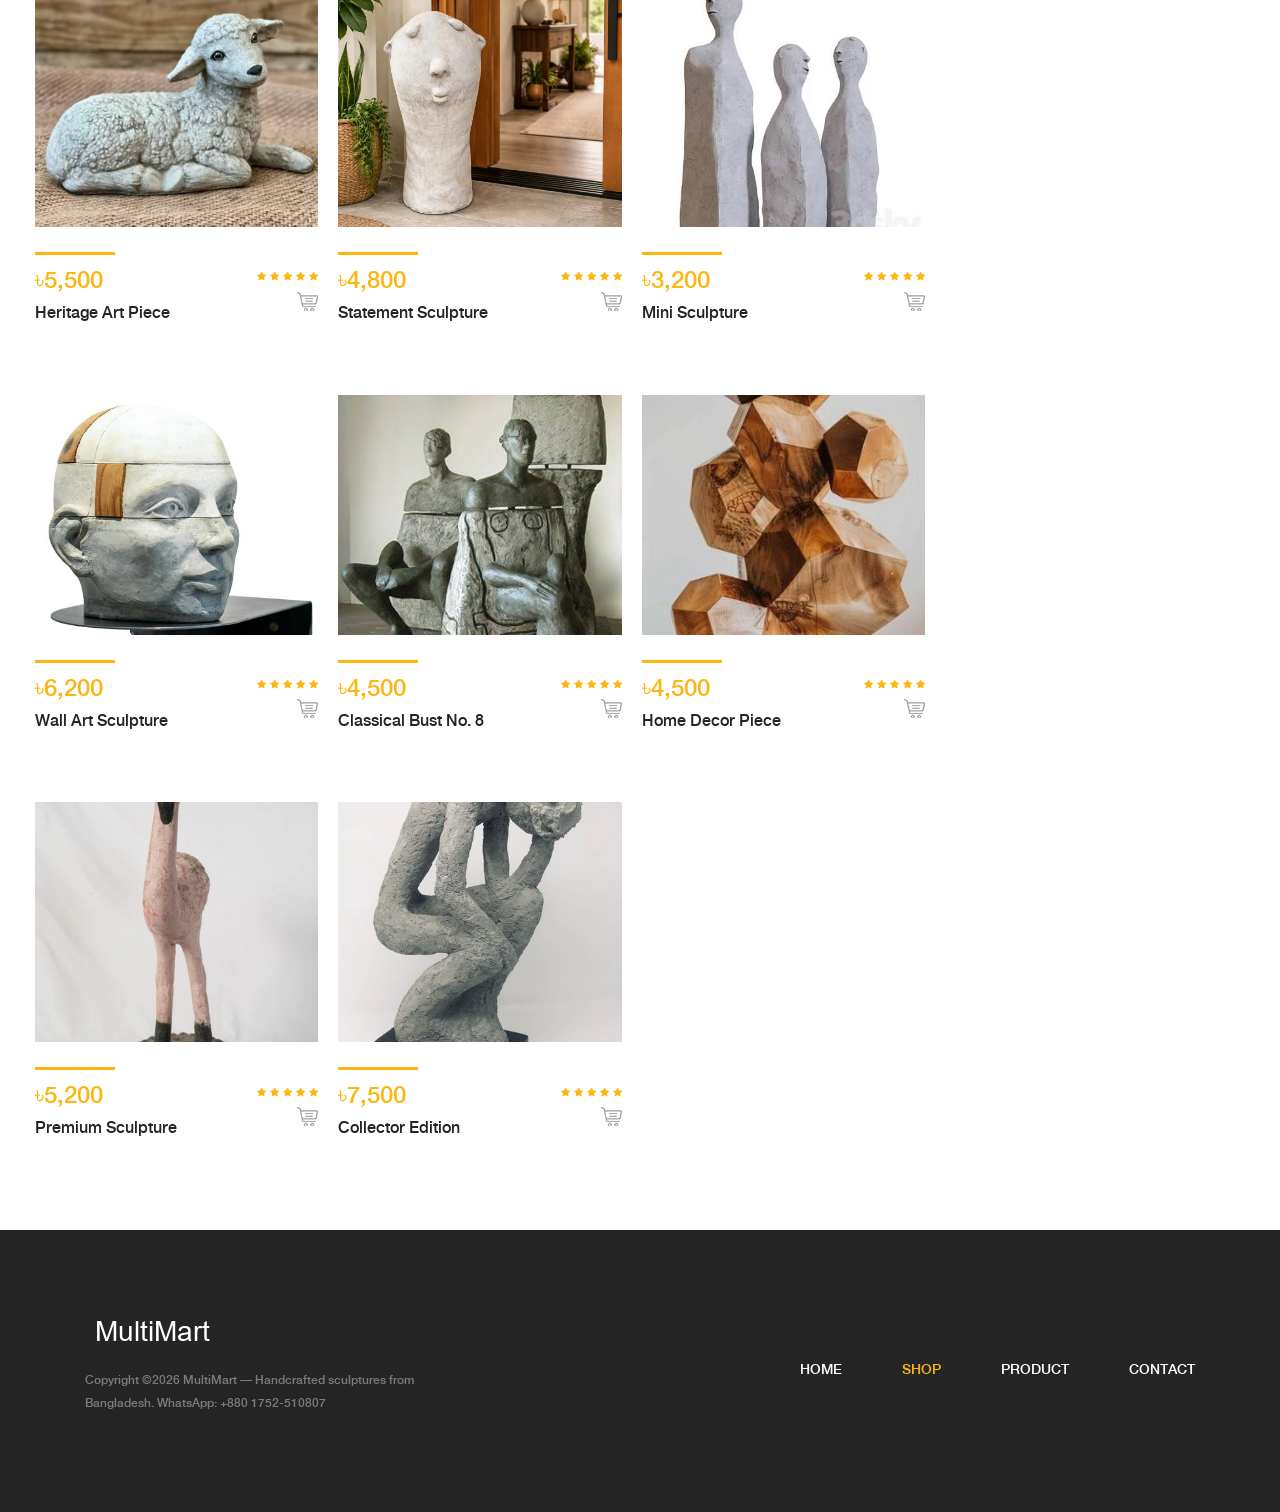
<file: shop.html>
<!DOCTYPE html>
<html lang="en">

<head>
    <meta charset="UTF-8">
    <meta name="description" content="Browse MultiMart's collection of handcrafted sculptures and home decor made in Bangladesh.">
    <meta http-equiv="X-UA-Compatible" content="IE=edge">
    <meta name="viewport" content="width=device-width, initial-scale=1, shrink-to-fit=no">
    <title>MultiMart - Handcrafted Sculptures from Bangladesh | Shop</title>
    <link rel="icon" href="img/core-img/favicon.ico">
    <link rel="stylesheet" href="css/core-style.css">
    <link rel="stylesheet" href="style.css">
    <link rel="stylesheet" href="custom.css">
</head>

<body>
    <div class="search-wrapper section-padding-100">
        <div class="search-close"><i class="fa fa-close" aria-hidden="true"></i></div>
        <div class="container">
            <div class="row">
                <div class="col-12">
                    <div class="search-content">
                        <form action="#" method="get">
                            <input type="search" name="search" id="search" placeholder="Type your keyword...">
                            <button type="submit"><img src="img/core-img/search.png" alt=""></button>
                        </form>
                    </div>
                </div>
            </div>
        </div>
    </div>

    <div class="main-content-wrapper d-flex clearfix">
        <div class="mobile-nav">
            <div class="main-navbar-brand">
                <a href="index.html"><img src="img/core-img/logo.png" alt="MultiMart"></a>
            </div>
            <div class="main-navbar-toggler">
                <span></span><span></span><span></span>
            </div>
        </div>

        <header class="header-area clearfix">
            <div class="nav-close"><i class="fa fa-close" aria-hidden="true"></i></div>
            <div class="logo">
                <a href="index.html"><img src="img/core-img/logo.png" alt="MultiMart"></a>
            </div>
            <nav class="main-nav">
                <ul>
                    <li><a href="index.html">Home</a></li>
                    <li class="active"><a href="shop.html">Shop</a></li>
                    <li><a href="product.html">Product</a></li>
                    <li><a href="cart.html">Contact</a></li>
                </ul>
            </nav>
            <div class="main-btn-group mt-30 mb-100">
                <a href="shop.html" class="btn main-btn mb-15">%New Arrivals%</a>
                <a href="https://wa.me/8801752510807" target="_blank" rel="noopener" class="btn main-btn active">Order on WhatsApp</a>
            </div>
            <div class="cart-fav-search mb-100">
                <a href="https://wa.me/8801752510807" target="_blank" rel="noopener" class="cart-nav"><img src="img/core-img/cart.png" alt=""> WhatsApp <span>(0)</span></a>
                <a href="#" class="fav-nav"><img src="img/core-img/favorites.png" alt=""> Favourite</a>
                <a href="#" class="search-nav"><img src="img/core-img/search.png" alt=""> Search</a>
            </div>
            <div class="social-info d-flex justify-content-between">
                <a href="#"><i class="fa fa-pinterest" aria-hidden="true"></i></a>
                <a href="#"><i class="fa fa-instagram" aria-hidden="true"></i></a>
                <a href="#"><i class="fa fa-facebook" aria-hidden="true"></i></a>
                <a href="#"><i class="fa fa-twitter" aria-hidden="true"></i></a>
            </div>
        </header>

        <div class="shop_sidebar_area">
            <div class="widget catagory mb-50">
                <h6 class="widget-title mb-30">Categories</h6>
                <div class="catagories-menu">
                    <ul>
                        <li class="active"><a href="#">All Sculptures</a></li>
                        <li><a href="#">Wall Art</a></li>
                        <li><a href="#">Tabletop</a></li>
                        <li><a href="#">Floor Pieces</a></li>
                        <li><a href="#">Custom Orders</a></li>
                    </ul>
                </div>
            </div>

            <div class="widget brands mb-50">
                <h6 class="widget-title mb-30">Material</h6>
                <div class="widget-desc">
                    <div class="form-check">
                        <input class="form-check-input" type="checkbox" value="" id="resin">
                        <label class="form-check-label" for="resin">Resin &amp; Composite</label>
                    </div>
                    <div class="form-check">
                        <input class="form-check-input" type="checkbox" value="" id="marble">
                        <label class="form-check-label" for="marble">Marble &amp; Stone</label>
                    </div>
                    <div class="form-check">
                        <input class="form-check-input" type="checkbox" value="" id="metal">
                        <label class="form-check-label" for="metal">Metal &amp; Steel</label>
                    </div>
                    <div class="form-check">
                        <input class="form-check-input" type="checkbox" value="" id="wood">
                        <label class="form-check-label" for="wood">Wood</label>
                    </div>
                </div>
            </div>

            <div class="widget price mb-50">
                <h6 class="widget-title mb-30">Price</h6>
                <div class="widget-desc">
                    <div class="slider-range">
                        <div data-min="3000" data-max="10000" data-unit="Tk" class="slider-range-price ui-slider ui-slider-horizontal ui-widget ui-widget-content ui-corner-all" data-value-min="3000" data-value-max="10000" data-label-result="">
                            <div class="ui-slider-range ui-widget-header ui-corner-all"></div>
                            <span class="ui-slider-handle ui-state-default ui-corner-all" tabindex="0"></span>
                            <span class="ui-slider-handle ui-state-default ui-corner-all" tabindex="0"></span>
                        </div>
                        <div class="range-price">Tk 3,000 - Tk 10,000</div>
                    </div>
                </div>
            </div>
        </div>

        <div class="main_product_area section-padding-100">
            <div class="container-fluid">
                <div class="row">
                    <div class="col-12">
                        <div class="product-topbar d-xl-flex align-items-end justify-content-between">
                            <div class="total-products">
                                <p>Showing 1&ndash;11 of 11</p>
                            </div>
                        </div>
                    </div>
                </div>

                <div class="row">

                    <!-- Product 1 -->
                    <div class="col-12 col-sm-6 col-md-12 col-xl-4">
                        <div class="single-product-wrapper">
                            <div class="product-img">
                                <img src="img/product-img/1.jpg" alt="Classical Bust">
                                <img class="hover-img" src="img/product-img/2.jpg" alt="Classical Bust view 2">
                            </div>
                            <div class="product-description d-flex align-items-center justify-content-between">
                                <div class="product-meta-data">
                                    <div class="line"></div>
                                    <p class="product-price">৳3,500</p>
                                    <a href="product.html?id=1"><h6>Classical Bust</h6></a>
                                </div>
                                <div class="ratings-cart text-right">
                                    <div class="ratings">
                                        <i class="fa fa-star" aria-hidden="true"></i>
                                        <i class="fa fa-star" aria-hidden="true"></i>
                                        <i class="fa fa-star" aria-hidden="true"></i>
                                        <i class="fa fa-star" aria-hidden="true"></i>
                                        <i class="fa fa-star" aria-hidden="true"></i>
                                    </div>
                                    <div class="cart">
                                        <a href="https://wa.me/8801752510807?text=Hi%20MultiMart!%20I%27d%20like%20to%20order%20the%20Classical%20Bust%20(৳3,500)." target="_blank" rel="noopener" data-toggle="tooltip" data-placement="left" title="Order on WhatsApp"><img src="img/core-img/cart.png" alt=""></a>
                                    </div>
                                </div>
                            </div>
                        </div>
                    </div>

                    <!-- Product 2 -->
                    <div class="col-12 col-sm-6 col-md-12 col-xl-4">
                        <div class="single-product-wrapper">
                            <div class="product-img">
                                <img src="img/product-img/2.jpg" alt="Decorative Figure">
                                <img class="hover-img" src="img/product-img/3.jpg" alt="Decorative Figure view 2">
                            </div>
                            <div class="product-description d-flex align-items-center justify-content-between">
                                <div class="product-meta-data">
                                    <div class="line"></div>
                                    <p class="product-price">৳3,800</p>
                                    <a href="product.html?id=2"><h6>Decorative Figure</h6></a>
                                </div>
                                <div class="ratings-cart text-right">
                                    <div class="ratings">
                                        <i class="fa fa-star" aria-hidden="true"></i>
                                        <i class="fa fa-star" aria-hidden="true"></i>
                                        <i class="fa fa-star" aria-hidden="true"></i>
                                        <i class="fa fa-star" aria-hidden="true"></i>
                                        <i class="fa fa-star" aria-hidden="true"></i>
                                    </div>
                                    <div class="cart">
                                        <a href="https://wa.me/8801752510807?text=Hi%20MultiMart!%20I%27d%20like%20to%20order%20the%20Decorative%20Figure%20(৳3,800)." target="_blank" rel="noopener" data-toggle="tooltip" data-placement="left" title="Order on WhatsApp"><img src="img/core-img/cart.png" alt=""></a>
                                    </div>
                                </div>
                            </div>
                        </div>
                    </div>

                    <!-- Product 3 -->
                    <div class="col-12 col-sm-6 col-md-12 col-xl-4">
                        <div class="single-product-wrapper">
                            <div class="product-img">
                                <img src="img/product-img/3.jpg" alt="Marble Figure">
                                <img class="hover-img" src="img/product-img/4.jpg" alt="Marble Figure view 2">
                            </div>
                            <div class="product-description d-flex align-items-center justify-content-between">
                                <div class="product-meta-data">
                                    <div class="line"></div>
                                    <p class="product-price">৳4,200</p>
                                    <a href="product.html?id=3"><h6>Marble Figure</h6></a>
                                </div>
                                <div class="ratings-cart text-right">
                                    <div class="ratings">
                                        <i class="fa fa-star" aria-hidden="true"></i>
                                        <i class="fa fa-star" aria-hidden="true"></i>
                                        <i class="fa fa-star" aria-hidden="true"></i>
                                        <i class="fa fa-star" aria-hidden="true"></i>
                                        <i class="fa fa-star" aria-hidden="true"></i>
                                    </div>
                                    <div class="cart">
                                        <a href="https://wa.me/8801752510807?text=Hi%20MultiMart!%20I%27d%20like%20to%20order%20the%20Marble%20Figure%20(৳4,200)." target="_blank" rel="noopener" data-toggle="tooltip" data-placement="left" title="Order on WhatsApp"><img src="img/core-img/cart.png" alt=""></a>
                                    </div>
                                </div>
                            </div>
                        </div>
                    </div>

                    <!-- Product 4 -->
                    <div class="col-12 col-sm-6 col-md-12 col-xl-4">
                        <div class="single-product-wrapper">
                            <div class="product-img">
                                <img src="img/product-img/4.jpg" alt="Heritage Art Piece">
                                <img class="hover-img" src="img/product-img/5.jpg" alt="Heritage Art Piece view 2">
                            </div>
                            <div class="product-description d-flex align-items-center justify-content-between">
                                <div class="product-meta-data">
                                    <div class="line"></div>
                                    <p class="product-price">৳5,500</p>
                                    <a href="product.html?id=4"><h6>Heritage Art Piece</h6></a>
                                </div>
                                <div class="ratings-cart text-right">
                                    <div class="ratings">
                                        <i class="fa fa-star" aria-hidden="true"></i>
                                        <i class="fa fa-star" aria-hidden="true"></i>
                                        <i class="fa fa-star" aria-hidden="true"></i>
                                        <i class="fa fa-star" aria-hidden="true"></i>
                                        <i class="fa fa-star" aria-hidden="true"></i>
                                    </div>
                                    <div class="cart">
                                        <a href="https://wa.me/8801752510807?text=Hi%20MultiMart!%20I%27d%20like%20to%20order%20the%20Heritage%20Art%20Piece%20(৳5,500)." target="_blank" rel="noopener" data-toggle="tooltip" data-placement="left" title="Order on WhatsApp"><img src="img/core-img/cart.png" alt=""></a>
                                    </div>
                                </div>
                            </div>
                        </div>
                    </div>

                    <!-- Product 5 -->
                    <div class="col-12 col-sm-6 col-md-12 col-xl-4">
                        <div class="single-product-wrapper">
                            <div class="product-img">
                                <img src="img/product-img/5.jpg" alt="Statement Sculpture">
                                <img class="hover-img" src="img/product-img/6.jpg" alt="Statement Sculpture view 2">
                            </div>
                            <div class="product-description d-flex align-items-center justify-content-between">
                                <div class="product-meta-data">
                                    <div class="line"></div>
                                    <p class="product-price">৳4,800</p>
                                    <a href="product.html?id=5"><h6>Statement Sculpture</h6></a>
                                </div>
                                <div class="ratings-cart text-right">
                                    <div class="ratings">
                                        <i class="fa fa-star" aria-hidden="true"></i>
                                        <i class="fa fa-star" aria-hidden="true"></i>
                                        <i class="fa fa-star" aria-hidden="true"></i>
                                        <i class="fa fa-star" aria-hidden="true"></i>
                                        <i class="fa fa-star" aria-hidden="true"></i>
                                    </div>
                                    <div class="cart">
                                        <a href="https://wa.me/8801752510807?text=Hi%20MultiMart!%20I%27d%20like%20to%20order%20the%20Statement%20Sculpture%20(৳4,800)." target="_blank" rel="noopener" data-toggle="tooltip" data-placement="left" title="Order on WhatsApp"><img src="img/core-img/cart.png" alt=""></a>
                                    </div>
                                </div>
                            </div>
                        </div>
                    </div>

                    <!-- Product 6 -->
                    <div class="col-12 col-sm-6 col-md-12 col-xl-4">
                        <div class="single-product-wrapper">
                            <div class="product-img">
                                <img src="img/product-img/6.jpg" alt="Mini Sculpture">
                                <img class="hover-img" src="img/product-img/7.jpg" alt="Mini Sculpture view 2">
                            </div>
                            <div class="product-description d-flex align-items-center justify-content-between">
                                <div class="product-meta-data">
                                    <div class="line"></div>
                                    <p class="product-price">৳3,200</p>
                                    <a href="product.html?id=6"><h6>Mini Sculpture</h6></a>
                                </div>
                                <div class="ratings-cart text-right">
                                    <div class="ratings">
                                        <i class="fa fa-star" aria-hidden="true"></i>
                                        <i class="fa fa-star" aria-hidden="true"></i>
                                        <i class="fa fa-star" aria-hidden="true"></i>
                                        <i class="fa fa-star" aria-hidden="true"></i>
                                        <i class="fa fa-star" aria-hidden="true"></i>
                                    </div>
                                    <div class="cart">
                                        <a href="https://wa.me/8801752510807?text=Hi%20MultiMart!%20I%27d%20like%20to%20order%20the%20Mini%20Sculpture%20(৳3,200)." target="_blank" rel="noopener" data-toggle="tooltip" data-placement="left" title="Order on WhatsApp"><img src="img/core-img/cart.png" alt=""></a>
                                    </div>
                                </div>
                            </div>
                        </div>
                    </div>

                    <!-- Product 7 -->
                    <div class="col-12 col-sm-6 col-md-12 col-xl-4">
                        <div class="single-product-wrapper">
                            <div class="product-img">
                                <img src="img/product-img/7.jpg" alt="Wall Art Sculpture">
                                <img class="hover-img" src="img/product-img/8.jpg" alt="Wall Art Sculpture view 2">
                            </div>
                            <div class="product-description d-flex align-items-center justify-content-between">
                                <div class="product-meta-data">
                                    <div class="line"></div>
                                    <p class="product-price">৳6,200</p>
                                    <a href="product.html?id=7"><h6>Wall Art Sculpture</h6></a>
                                </div>
                                <div class="ratings-cart text-right">
                                    <div class="ratings">
                                        <i class="fa fa-star" aria-hidden="true"></i>
                                        <i class="fa fa-star" aria-hidden="true"></i>
                                        <i class="fa fa-star" aria-hidden="true"></i>
                                        <i class="fa fa-star" aria-hidden="true"></i>
                                        <i class="fa fa-star" aria-hidden="true"></i>
                                    </div>
                                    <div class="cart">
                                        <a href="https://wa.me/8801752510807?text=Hi%20MultiMart!%20I%27d%20like%20to%20order%20the%20Wall%20Art%20Sculpture%20(৳6,200)." target="_blank" rel="noopener" data-toggle="tooltip" data-placement="left" title="Order on WhatsApp"><img src="img/core-img/cart.png" alt=""></a>
                                    </div>
                                </div>
                            </div>
                        </div>
                    </div>

                    <!-- Product 8 -->
                    <div class="col-12 col-sm-6 col-md-12 col-xl-4">
                        <div class="single-product-wrapper">
                            <div class="product-img">
                                <img src="img/product-img/8.jpg" alt="Classical Bust No. 8">
                                <img class="hover-img" src="img/product-img/9.jpg" alt="Classical Bust view 2">
                            </div>
                            <div class="product-description d-flex align-items-center justify-content-between">
                                <div class="product-meta-data">
                                    <div class="line"></div>
                                    <p class="product-price">৳4,500</p>
                                    <a href="product.html?id=8"><h6>Classical Bust No. 8</h6></a>
                                </div>
                                <div class="ratings-cart text-right">
                                    <div class="ratings">
                                        <i class="fa fa-star" aria-hidden="true"></i>
                                        <i class="fa fa-star" aria-hidden="true"></i>
                                        <i class="fa fa-star" aria-hidden="true"></i>
                                        <i class="fa fa-star" aria-hidden="true"></i>
                                        <i class="fa fa-star" aria-hidden="true"></i>
                                    </div>
                                    <div class="cart">
                                        <a href="https://wa.me/8801752510807?text=Hi%20MultiMart!%20I%27d%20like%20to%20order%20the%20Classical%20Bust%20No.%208%20(৳4,500)." target="_blank" rel="noopener" data-toggle="tooltip" data-placement="left" title="Order on WhatsApp"><img src="img/core-img/cart.png" alt=""></a>
                                    </div>
                                </div>
                            </div>
                        </div>
                    </div>

                    <!-- Product 9 -->
                    <div class="col-12 col-sm-6 col-md-12 col-xl-4">
                        <div class="single-product-wrapper">
                            <div class="product-img">
                                <img src="img/product-img/9.jpg" alt="Home Decor Piece">
                                <img class="hover-img" src="img/product-img/10.jpg" alt="Home Decor Piece view 2">
                            </div>
                            <div class="product-description d-flex align-items-center justify-content-between">
                                <div class="product-meta-data">
                                    <div class="line"></div>
                                    <p class="product-price">৳4,500</p>
                                    <a href="product.html?id=9"><h6>Home Decor Piece</h6></a>
                                </div>
                                <div class="ratings-cart text-right">
                                    <div class="ratings">
                                        <i class="fa fa-star" aria-hidden="true"></i>
                                        <i class="fa fa-star" aria-hidden="true"></i>
                                        <i class="fa fa-star" aria-hidden="true"></i>
                                        <i class="fa fa-star" aria-hidden="true"></i>
                                        <i class="fa fa-star" aria-hidden="true"></i>
                                    </div>
                                    <div class="cart">
                                        <a href="https://wa.me/8801752510807?text=Hi%20MultiMart!%20I%27d%20like%20to%20order%20the%20Home%20Decor%20Piece%20(৳4,500)." target="_blank" rel="noopener" data-toggle="tooltip" data-placement="left" title="Order on WhatsApp"><img src="img/core-img/cart.png" alt=""></a>
                                    </div>
                                </div>
                            </div>
                        </div>
                    </div>

                    <!-- Product 10 -->
                    <div class="col-12 col-sm-6 col-md-12 col-xl-4">
                        <div class="single-product-wrapper">
                            <div class="product-img">
                                <img src="img/product-img/10.jpg" alt="Premium Sculpture">
                                <img class="hover-img" src="img/product-img/11.jpg" alt="Premium Sculpture view 2">
                            </div>
                            <div class="product-description d-flex align-items-center justify-content-between">
                                <div class="product-meta-data">
                                    <div class="line"></div>
                                    <p class="product-price">৳5,200</p>
                                    <a href="product.html?id=10"><h6>Premium Sculpture</h6></a>
                                </div>
                                <div class="ratings-cart text-right">
                                    <div class="ratings">
                                        <i class="fa fa-star" aria-hidden="true"></i>
                                        <i class="fa fa-star" aria-hidden="true"></i>
                                        <i class="fa fa-star" aria-hidden="true"></i>
                                        <i class="fa fa-star" aria-hidden="true"></i>
                                        <i class="fa fa-star" aria-hidden="true"></i>
                                    </div>
                                    <div class="cart">
                                        <a href="https://wa.me/8801752510807?text=Hi%20MultiMart!%20I%27d%20like%20to%20order%20the%20Premium%20Sculpture%20(৳5,200)." target="_blank" rel="noopener" data-toggle="tooltip" data-placement="left" title="Order on WhatsApp"><img src="img/core-img/cart.png" alt=""></a>
                                    </div>
                                </div>
                            </div>
                        </div>
                    </div>

                    <!-- Product 11 -->
                    <div class="col-12 col-sm-6 col-md-12 col-xl-4">
                        <div class="single-product-wrapper">
                            <div class="product-img">
                                <img src="img/product-img/11.jpg" alt="Collector Edition">
                                <img class="hover-img" src="img/product-img/1.jpg" alt="Collector Edition view 2">
                            </div>
                            <div class="product-description d-flex align-items-center justify-content-between">
                                <div class="product-meta-data">
                                    <div class="line"></div>
                                    <p class="product-price">৳7,500</p>
                                    <a href="product.html?id=11"><h6>Collector Edition</h6></a>
                                </div>
                                <div class="ratings-cart text-right">
                                    <div class="ratings">
                                        <i class="fa fa-star" aria-hidden="true"></i>
                                        <i class="fa fa-star" aria-hidden="true"></i>
                                        <i class="fa fa-star" aria-hidden="true"></i>
                                        <i class="fa fa-star" aria-hidden="true"></i>
                                        <i class="fa fa-star" aria-hidden="true"></i>
                                    </div>
                                    <div class="cart">
                                        <a href="https://wa.me/8801752510807?text=Hi%20MultiMart!%20I%27d%20like%20to%20order%20the%20Collector%20Edition%20(৳7,500)." target="_blank" rel="noopener" data-toggle="tooltip" data-placement="left" title="Order on WhatsApp"><img src="img/core-img/cart.png" alt=""></a>
                                    </div>
                                </div>
                            </div>
                        </div>
                    </div>

                </div>
            </div>
        </div>
    </div>

    <!-- Footer -->
    <footer class="footer_area clearfix">
        <div class="container">
            <div class="row align-items-center">
                <div class="col-12 col-lg-4">
                    <div class="single_widget_area">
                        <div class="footer-logo mr-50">
                            <a href="index.html"><img src="img/core-img/logo2.png" alt="MultiMart"></a>
                        </div>
                        <p class="copywrite">Copyright &copy;<script>document.write(new Date().getFullYear());</script> MultiMart &mdash; Handcrafted sculptures from Bangladesh. WhatsApp: +880 1752-510807</p>
                    </div>
                </div>
                <div class="col-12 col-lg-8">
                    <div class="single_widget_area">
                        <div class="footer_menu">
                            <nav class="navbar navbar-expand-lg justify-content-end">
                                <div class="collapse navbar-collapse" id="footerNavContent">
                                    <ul class="navbar-nav ml-auto">
                                        <li class="nav-item"><a class="nav-link" href="index.html">Home</a></li>
                                        <li class="nav-item active"><a class="nav-link" href="shop.html">Shop</a></li>
                                        <li class="nav-item"><a class="nav-link" href="product.html">Product</a></li>
                                        <li class="nav-item"><a class="nav-link" href="cart.html">Contact</a></li>
                                    </ul>
                                </div>
                            </nav>
                        </div>
                    </div>
                </div>
            </div>
        </div>
    </footer>

    <!-- Floating WhatsApp Order Button -->
    <a href="https://wa.me/8801752510807?text=Hi%20MultiMart!%20I%20saw%20your%20sculptures%20and%20would%20like%20to%20order."
       target="_blank" rel="noopener noreferrer"
       style="position:fixed;bottom:24px;right:24px;z-index:9999;background:#25D366;color:#fff;padding:14px 22px;border-radius:50px;text-decoration:none;font-weight:600;font-family:Arial,sans-serif;box-shadow:0 6px 20px rgba(0,0,0,0.25);display:flex;align-items:center;gap:10px;">
      <svg xmlns="http://www.w3.org/2000/svg" width="22" height="22" viewBox="0 0 24 24" fill="white">
        <path d="M.057 24l1.687-6.163c-1.041-1.804-1.588-3.849-1.587-5.946.003-6.556 5.338-11.891 11.893-11.891 3.181.001 6.167 1.24 8.413 3.488 2.245 2.248 3.481 5.236 3.48 8.414-.003 6.557-5.338 11.892-11.893 11.892-1.99-.001-3.951-.5-5.688-1.448l-6.305 1.654zm6.597-3.807c1.676.995 3.276 1.591 5.392 1.592 5.448 0 9.886-4.434 9.889-9.885.002-5.462-4.415-9.89-9.881-9.892-5.452 0-9.887 4.434-9.889 9.884-.001 2.225.651 3.891 1.746 5.634l-.999 3.648 3.742-.981zm11.387-5.464c-.074-.124-.272-.198-.57-.347-.297-.149-1.758-.868-2.031-.967-.272-.099-.47-.149-.669.149-.198.297-.768.967-.941 1.165-.173.198-.347.223-.644.074-.297-.149-1.255-.462-2.39-1.475-.883-.788-1.48-1.761-1.653-2.059-.173-.297-.018-.458.13-.606.134-.133.297-.347.446-.521.151-.172.2-.296.3-.495.099-.198.05-.372-.025-.521-.075-.148-.669-1.611-.916-2.206-.242-.579-.487-.501-.669-.51l-.57-.01c-.198 0-.52.074-.792.372s-1.04 1.016-1.04 2.479 1.065 2.876 1.213 3.074c.149.198 2.095 3.2 5.076 4.487.709.306 1.263.489 1.694.626.712.226 1.36.194 1.872.118.571-.085 1.758-.719 2.006-1.413.248-.694.248-1.289.173-1.413z"/>
      </svg>
      Order on WhatsApp
    </a>

    <script src="js/jquery/jquery-2.2.4.min.js"></script>
    <script src="js/popper.min.js"></script>
    <script src="js/bootstrap.min.js"></script>
    <script src="js/plugins.js"></script>
    <script src="js/active.js"></script>
</body>
</html>
</file>
<file: style.css>
/* ####################################################
    :: Template Name: Essence - Fashion Ecommerce Template
    :: Author: Colorlib
    :: Author URL: https://colorlib.com
    :: Description: Essence is smart & elegant fashion e-commerce Template. It's suitable for all e-commerce business platform.
    :: Version: 1.0.0
    :: Created: April 27, 2018
    :: Last Updated: May 2, 2018
    #################################################### */

    /* ---------------------------------------
    ##### - PLACE YOUR CUSTOM CSS HERE - #####
    --------------------------------------- */
</file>
<file: custom.css>
/* MultiMart Custom Layout Overrides */
/* Make the product grid more dynamic and use space better */

@media (min-width: 1200px) {
    .main-content-wrapper .products-catagories-area,
    .main-content-wrapper .main_product_area {
        -ms-flex: 0 0 calc(100% - 320px) !important;
        flex: 0 0 calc(100% - 320px) !important;
        width: calc(100% - 320px) !important;
        max-width: calc(100% - 320px) !important;
        padding: 30px 25px !important;
    }

    .products-catagories-area .main-pro-catagory {
        display: -webkit-box !important;
        display: -ms-flexbox !important;
        display: flex !important;
        -ms-flex-wrap: wrap !important;
        flex-wrap: wrap !important;
        margin: 0 -10px !important;
    }

    .products-catagories-area .single-products-catagory {
        -webkit-box-flex: 0 !important;
        -ms-flex: 0 0 25% !important;
        flex: 0 0 25% !important;
        max-width: 25% !important;
        padding: 10px !important;
        margin-bottom: 20px !important;
    }

    .products-catagories-area .single-products-catagory a img {
        width: 100% !important;
        height: 220px !important;
        -o-object-fit: cover !important;
        object-fit: cover !important;
    }

    .products-catagories-area .single-products-catagory .hover-content {
        padding: 12px !important;
    }

    .products-catagories-area .single-products-catagory .hover-content p {
        font-size: 13px !important;
        margin-bottom: 4px !important;
    }

    .products-catagories-area .single-products-catagory .hover-content h4 {
        font-size: 15px !important;
        margin-bottom: 0 !important;
    }

    /* Shop page grid: 3 columns on XL */
    .main_product_area .row > [class*="col-"] {
        -webkit-box-flex: 0 !important;
        -ms-flex: 0 0 33.333% !important;
        flex: 0 0 33.333% !important;
        max-width: 33.333% !important;
        padding: 10px !important;
    }

    .main_product_area .single-product-wrapper .product-img {
        height: 240px !important;
    }

    .main_product_area .single-product-wrapper .product-img img {
        width: 100% !important;
        height: 100% !important;
        -o-object-fit: cover !important;
        object-fit: cover !important;
    }
}

@media (min-width: 992px) and (max-width: 1199px) {
    .products-catagories-area .single-products-catagory {
        -webkit-box-flex: 0 !important;
        -ms-flex: 0 0 33.333% !important;
        flex: 0 0 33.333% !important;
        max-width: 33.333% !important;
        padding: 10px !important;
    }

    .main_product_area .row > [class*="col-"] {
        -webkit-box-flex: 0 !important;
        -ms-flex: 0 0 50% !important;
        flex: 0 0 50% !important;
        max-width: 50% !important;
    }
}

@media (min-width: 768px) and (max-width: 991px) {
    .products-catagories-area .single-products-catagory {
        -webkit-box-flex: 0 !important;
        -ms-flex: 0 0 50% !important;
        flex: 0 0 50% !important;
        max-width: 50% !important;
        padding: 10px !important;
    }

    .main_product_area .row > [class*="col-"] {
        -webkit-box-flex: 0 !important;
        -ms-flex: 0 0 50% !important;
        flex: 0 0 50% !important;
        max-width: 50% !important;
    }
}

@media (max-width: 767px) {
    .products-catagories-area .single-products-catagory,
    .main_product_area .row > [class*="col-"] {
        -webkit-box-flex: 0 !important;
        -ms-flex: 0 0 100% !important;
        flex: 0 0 100% !important;
        max-width: 100% !important;
        padding: 10px !important;
    }
}

/* Make the sidebar narrower on home/shop so products get more room */
@media (min-width: 1200px) {
    .main-content-wrapper .header-area {
        -webkit-box-flex: 0 !important;
        -ms-flex: 0 0 240px !important;
        flex: 0 0 240px !important;
        width: 240px !important;
        max-width: 240px !important;
        padding: 30px 25px !important;
    }
    .main-content-wrapper .header-area .logo {
        margin-bottom: 50px !important;
    }
    .main-content-wrapper .header-area .logo img {
        max-width: 180px !important;
        height: auto !important;
    }
}

@media (min-width: 992px) and (max-width: 1199px) {
    .main-content-wrapper .header-area {
        -webkit-box-flex: 0 !important;
        -ms-flex: 0 0 220px !important;
        flex: 0 0 220px !important;
        width: 220px !important;
        max-width: 220px !important;
    }
    .main-content-wrapper .products-catagories-area,
    .main-content-wrapper .main_product_area {
        -webkit-box-flex: 0 !important;
        -ms-flex: 0 0 calc(100% - 220px) !important;
        flex: 0 0 calc(100% - 220px) !important;
        width: calc(100% - 220px) !important;
        max-width: calc(100% - 220px) !important;
    }
}
</file>
<file: product.css>
/* ===========================================
   MultiMart Hero Product Page Styles
   =========================================== */

/* Layout adjustments for hero product page */
.hero-product-area {
    -ms-flex: 0 0 calc(100% - 320px);
    flex: 0 0 calc(100% - 320px);
    width: calc(100% - 320px);
    max-width: calc(100% - 320px);
    padding: 30px 30px 80px 30px;
}

@media (max-width: 1199px) {
    .hero-product-area {
        -ms-flex: 0 0 calc(100% - 220px);
        flex: 0 0 calc(100% - 220px);
        width: calc(100% - 220px);
        max-width: calc(100% - 220px);
    }
}

@media (max-width: 991px) {
    .hero-product-area {
        -ms-flex: 0 0 100%;
        flex: 0 0 100%;
        width: 100%;
        max-width: 100%;
        padding: 30px 20px 100px 20px;
    }
}

/* Breadcrumb */
.hero-breadcrumb {
    font-size: 13px;
    text-transform: uppercase;
    letter-spacing: 1px;
    color: #888;
    margin-bottom: 30px;
    padding: 0;
    background: transparent;
}
.hero-breadcrumb a {
    color: #888;
    text-decoration: none;
    transition: color 0.2s;
}
.hero-breadcrumb a:hover { color: #fbb710; }
.hero-breadcrumb .bc-sep {
    margin: 0 10px;
    color: #ccc;
}
.hero-breadcrumb .bc-current {
    color: #131212;
    font-weight: 600;
}

/* Gallery */
.hero-gallery {
    display: flex;
    flex-direction: column;
    gap: 15px;
}

.hero-main-image {
    background: #f8f8f8;
    border-radius: 8px;
    overflow: hidden;
    aspect-ratio: 1 / 1;
    display: flex;
    align-items: center;
    justify-content: center;
}
.hero-main-image img {
    max-width: 100%;
    max-height: 100%;
    width: auto;
    height: auto;
    object-fit: contain;
    transition: opacity 0.3s ease;
}

.hero-thumbs {
    display: grid;
    grid-template-columns: repeat(4, 1fr);
    gap: 10px;
}
.hero-thumb {
    background: #f8f8f8;
    border: 2px solid transparent;
    border-radius: 6px;
    overflow: hidden;
    aspect-ratio: 1 / 1;
    cursor: pointer;
    padding: 0;
    transition: border-color 0.2s;
}
.hero-thumb:hover { border-color: #ddd; }
.hero-thumb.active {
    border-color: #fbb710;
}
.hero-thumb img {
    width: 100%;
    height: 100%;
    object-fit: cover;
}

/* Buy box */
.hero-buybox {
    padding: 0 0 0 20px;
}
@media (max-width: 991px) {
    .hero-buybox { padding: 30px 0 0 0; }
}

.hero-eyebrow {
    font-size: 12px;
    text-transform: uppercase;
    letter-spacing: 2px;
    color: #fbb710;
    font-weight: 600;
    margin-bottom: 12px;
}

.hero-title {
    font-size: 36px;
    font-weight: 700;
    color: #131212;
    line-height: 1.2;
    margin: 0 0 20px 0;
}
@media (max-width: 767px) {
    .hero-title { font-size: 28px; }
}

.hero-price-row {
    display: flex;
    align-items: center;
    gap: 20px;
    padding-bottom: 18px;
    border-bottom: 1px solid #eee;
    margin-bottom: 18px;
}
.hero-price {
    font-size: 32px;
    font-weight: 700;
    color: #131212;
}
.hero-stock {
    font-size: 13px;
    color: #20d34a;
    display: flex;
    align-items: center;
    gap: 6px;
}
.stock-dot {
    display: inline-block;
    width: 8px;
    height: 8px;
    border-radius: 50%;
    background: #20d34a;
    box-shadow: 0 0 0 3px rgba(32, 211, 74, 0.15);
}

.hero-rating {
    display: flex;
    align-items: center;
    gap: 4px;
    margin-bottom: 18px;
}
.hero-rating i {
    color: #fbb710;
    font-size: 14px;
}
.hero-rating .rating-text {
    margin-left: 8px;
    font-size: 13px;
    color: #6b6b6b;
}

.hero-tagline {
    font-size: 15px;
    line-height: 1.7;
    color: #4a4a4a;
    margin: 0 0 24px 0;
}

.hero-quick-specs {
    list-style: none;
    padding: 0;
    margin: 0 0 28px 0;
    border-top: 1px solid #eee;
    border-bottom: 1px solid #eee;
}
.hero-quick-specs li {
    display: flex;
    justify-content: space-between;
    padding: 10px 0;
    border-bottom: 1px solid #f5f5f5;
    font-size: 14px;
}
.hero-quick-specs li:last-child { border-bottom: none; }
.hero-quick-specs li strong {
    color: #131212;
    font-weight: 600;
    text-transform: uppercase;
    font-size: 12px;
    letter-spacing: 0.5px;
}
.hero-quick-specs li span { color: #4a4a4a; }

/* CTAs */
.hero-cta {
    display: flex;
    flex-direction: column;
    gap: 10px;
    margin-bottom: 28px;
}
.hero-btn-primary,
.hero-btn-secondary {
    display: flex;
    align-items: center;
    justify-content: center;
    gap: 10px;
    padding: 16px 28px;
    border-radius: 50px;
    font-size: 15px;
    font-weight: 600;
    text-decoration: none;
    transition: transform 0.15s ease, box-shadow 0.2s ease, background 0.2s ease;
    font-family: Arial, sans-serif;
    text-align: center;
    line-height: 1.3;
}
.hero-btn-primary {
    background: #25D366;
    color: #fff;
    box-shadow: 0 6px 16px rgba(37, 211, 102, 0.3);
}
.hero-btn-primary:hover {
    background: #1ebe57;
    transform: translateY(-1px);
    box-shadow: 0 8px 20px rgba(37, 211, 102, 0.4);
    color: #fff;
}
.hero-btn-secondary {
    background: #fff;
    color: #131212;
    border: 2px solid #131212;
}
.hero-btn-secondary:hover {
    background: #131212;
    color: #fff;
}

/* Trust strip */
.hero-trust {
    display: grid;
    grid-template-columns: repeat(2, 1fr);
    gap: 14px 20px;
    padding-top: 24px;
    border-top: 1px solid #eee;
}
.trust-item {
    display: flex;
    flex-direction: column;
    gap: 2px;
}
.trust-item strong {
    font-size: 13px;
    color: #131212;
    font-weight: 700;
}
.trust-item span {
    font-size: 12px;
    color: #888;
}

/* Story */
.hero-story-row {
    margin-top: 60px;
    padding-top: 40px;
    border-top: 1px solid #eee;
}
.hero-story {
    max-width: 760px;
    margin: 0 auto;
}
.story-section {
    margin-bottom: 36px;
}
.story-section:last-child { margin-bottom: 0; }
.story-section h2 {
    font-size: 18px;
    text-transform: uppercase;
    letter-spacing: 2px;
    color: #131212;
    margin: 0 0 12px 0;
    font-weight: 700;
}
.story-section p {
    font-size: 15px;
    line-height: 1.85;
    color: #4a4a4a;
    margin: 0;
}

/* Sticky mobile CTA bar */
.sticky-mobile-cta {
    display: none;
    position: fixed;
    bottom: 0;
    left: 0;
    right: 0;
    z-index: 9998;
    background: #fff;
    border-top: 1px solid #eee;
    padding: 12px 16px;
    box-shadow: 0 -4px 16px rgba(0, 0, 0, 0.08);
}
.sticky-mobile-cta a {
    display: block;
    background: #25D366;
    color: #fff;
    text-align: center;
    padding: 14px 20px;
    border-radius: 50px;
    text-decoration: none;
    font-weight: 600;
    font-size: 15px;
    font-family: Arial, sans-serif;
}
@media (max-width: 767px) {
    .sticky-mobile-cta { display: block; }
    .hero-product-area { padding-bottom: 100px !important; }
}

/* Smaller font on the floating button when sticky bar is showing */
@media (max-width: 767px) {
    .main-content-wrapper .whatsapp-floating { display: none; }
}
</file>
<file: css/core-style.css>
/* [Master Stylesheet v-1.0.0] */
/* :: :: 1.0 Import Fonts */
@import url(../css/bootstrap.min.css);
@import url(../css/owl.carousel.css);
@import url(../css/animate.css);
@import url(../css/magnific-popup.css);
@import url(../css/jquery-ui.min.css);
@import url(../css/nice-select.css);
@import url(../css/font-awesome.min.css);
@font-face {
  font-family: 'helveticaneuebold';
  src: url("../fonts/helvetica_neu_bold-webfont.woff2") format("woff2"), url("../fonts/helvetica_neu_bold-webfont.woff") format("woff");
  font-weight: normal;
  font-style: normal; }
@font-face {
  font-family: 'helveticaneuemedium';
  src: url("../fonts/helveticaneue_medium-webfont.woff2") format("woff2"), url("../fonts/helveticaneue_medium-webfont.woff") format("woff");
  font-weight: normal;
  font-style: normal; }
/* :: 2.0 Import All CSS */
/* :: 3.0 Base CSS */
* {
  margin: 0;
  padding: 0; }

body {
  font-family: "helveticaneuemedium";
  font-size: 16px; }

h1,
h2,
h3,
h4,
h5,
h6 {
  color: #242424;
  line-height: 1.3;
  font-weight: 400; }

p {
  color: #6d6d6d;
  font-size: 16px;
  line-height: 1.9;
  font-weight: 400; }

a {
  -webkit-transition: all 500ms ease 0s;
  transition: all 500ms ease 0s;
  text-decoration: none;
  outline: 0 solid transparent;
  color: #131212;
  font-weight: 400;
  font-size: 12px; }
  a:hover, a:focus {
    -webkit-transition: all 500ms ease 0s;
    transition: all 500ms ease 0s;
    text-decoration: none;
    outline: 0 solid transparent;
    color: #131212;
    font-weight: 400;
    font-size: 12px; }

ul,
ol {
  margin: 0; }
  ul li,
  ol li {
    list-style: none; }

img {
  height: auto;
  max-width: 100%; }

/* Spacing */
.mt-15 {
  margin-top: 15px !important; }

.mt-30 {
  margin-top: 30px !important; }

.mt-50 {
  margin-top: 50px !important; }

.mt-70 {
  margin-top: 70px !important; }

.mt-100 {
  margin-top: 100px !important; }

.mb-15 {
  margin-bottom: 15px !important; }

.mb-30 {
  margin-bottom: 30px !important; }

.mb-50 {
  margin-bottom: 50px !important; }

.mb-70 {
  margin-bottom: 70px !important; }

.mb-100 {
  margin-bottom: 100px !important; }

.ml-15 {
  margin-left: 15px !important; }

.ml-30 {
  margin-left: 30px !important; }

.ml-50 {
  margin-left: 50px !important; }

.mr-15 {
  margin-right: 15px !important; }

.mr-30 {
  margin-right: 30px !important; }

.mr-50 {
  margin-right: 50px !important; }

/* Height */
.height-400 {
  height: 400px !important; }

.height-500 {
  height: 500px !important; }

.height-600 {
  height: 600px !important; }

.height-700 {
  height: 700px !important; }

.height-800 {
  height: 800px !important; }

/* Section Padding */
.section-padding-100 {
  padding-top: 100px;
  padding-bottom: 100px; }

.section-padding-100-0 {
  padding-top: 100px;
  padding-bottom: 0; }

.section-padding-0-100 {
  padding-top: 0;
  padding-bottom: 100px; }

/* Section Heading */
.section-heading {
  margin-bottom: 50px;
  position: relative;
  z-index: 1; }
  .section-heading h2 {
    font-size: 30px;
    margin-bottom: 0;
    text-transform: capitalize;
    font-weight: 600; }
  .section-heading.text-left {
    text-align: left !important; }

/* Miscellaneous */
.bg-img {
  background-position: center center;
  background-size: cover;
  background-repeat: no-repeat; }

.bg-white {
  background-color: #ffffff !important; }

.bg-dark {
  background-color: #000000 !important; }

.bg-transparent {
  background-color: transparent !important; }

.font-bold {
  font-weight: 700; }

.font-light {
  font-weight: 300; }

.bg-overlay,
.bg-overlay-white {
  position: relative;
  z-index: 2;
  background-position: center center;
  background-size: cover; }
  .bg-overlay:hover,
  .bg-overlay-white:hover {
    position: absolute;
    z-index: -1;
    top: 0;
    left: 0;
    width: 100%;
    height: 100%;
    content: ""; }

.bg-overlay:hover {
  background-color: rgba(0, 0, 0, 0.5); }

.bg-overlay-white:hover {
  background-color: rgba(255, 255, 255, 0.9); }

.mfp-image-holder .mfp-close,
.mfp-iframe-holder .mfp-close {
  color: #FFF;
  right: 0;
  padding-right: 0;
  width: 30px;
  height: 30px;
  background-color: #fbb710;
  line-height: 30px;
  text-align: center;
  position: absolute;
  top: 40px;
  right: -30px; }
  @media only screen and (max-width: 767px) {
    .mfp-image-holder .mfp-close,
    .mfp-iframe-holder .mfp-close {
      right: 0; } }

.navbar-toggler {
  background-color: #fbb710;
  border-radius: 0;
  margin-bottom: 15px; }
  .navbar-toggler i {
    font-size: 12px;
    color: #fff; }

@media only screen and (min-width: 768px) and (max-width: 991px) {
  .navbar {
    display: block; } }
@media only screen and (max-width: 767px) {
  .navbar {
    display: block; } }

.mobile-nav {
  position: fixed;
  width: 100%;
  height: 70px;
  background-color: #fff;
  z-index: 3000;
  top: 0;
  left: 0;
  right: 0;
  padding: 0.5em 2em;
  -webkit-box-align: center;
  -ms-flex-align: center;
  -ms-grid-row-align: center;
  align-items: center;
  -webkit-box-pack: justify;
  -ms-flex-pack: justify;
  justify-content: space-between;
  box-shadow: 0 4px 15px 0 rgba(0, 0, 0, 0.15);
  display: none; }
  @media only screen and (max-width: 767px) {
    .mobile-nav {
      display: -webkit-box;
      display: -ms-flexbox;
      display: flex; } }
  .mobile-nav .amado-navbar-brand {
    -webkit-box-flex: 0;
    -ms-flex: 0 0 70px;
    flex: 0 0 70px;
    max-width: 70px; }
    .mobile-nav .amado-navbar-brand a {
      display: block;
      max-width: 70px; }
  .mobile-nav .amado-navbar-toggler {
    cursor: pointer; }
    .mobile-nav .amado-navbar-toggler span {
      width: 28px;
      height: 3px;
      background-color: #fbb710;
      display: block;
      margin-bottom: 5px;
      border-radius: 2px; }
      .mobile-nav .amado-navbar-toggler span:last-child {
        margin-bottom: 0; }

/* ScrollUp */
#scrollUp {
  background-color: #fbb710;
  border-radius: 0;
  bottom: 60px;
  box-shadow: 0 2px 6px 0 rgba(0, 0, 0, 0.3);
  color: #ffffff;
  font-size: 24px;
  height: 40px;
  line-height: 40px;
  right: 60px;
  text-align: center;
  width: 40px;
  -webkit-transition-duration: 500ms;
  transition-duration: 500ms; }
  #scrollUp:hover {
    background-color: #131212; }
  @media only screen and (max-width: 767px) {
    #scrollUp {
      bottom: 30px;
      right: 30px; } }

/* Essence Button */
.amado-btn {
  display: inline-block;
  min-width: 160px;
  height: 55px;
  color: #ffffff;
  border: none;
  border-radius: 0;
  padding: 0 7px;
  font-size: 18px;
  line-height: 56px;
  background-color: #fbb710;
  font-weight: 400; }
  .amado-btn.active, .amado-btn:hover, .amado-btn:focus {
    font-size: 18px;
    color: #ffffff;
    background-color: #131212; }

/* :: 4.0 Search Wrapper Area CSS */
.search-wrapper {
  position: fixed;
  z-index: 1;
  width: 100%;
  height: 260px;
  z-index: 5000;
  top: -350px;
  left: 0;
  background-color: #f5f7fa;
  -webkit-transition-duration: 500ms;
  transition-duration: 500ms; }
  .search-wrapper .search-content form {
    position: relative;
    z-index: 1;
    box-shadow: 0 0 5px rgba(0, 0, 0, 0.075); }
    .search-wrapper .search-content form input {
      width: 100%;
      height: 60px;
      border: none;
      padding-left: 50px;
      font-size: 14px;
      color: #6b6b6b; }
    .search-wrapper .search-content form button {
      position: absolute;
      top: 0;
      left: 0;
      border: none;
      width: 50px;
      height: 60px;
      z-index: 10;
      cursor: pointer;
      background-color: transparent;
      text-align: center; }
  .search-wrapper .search-close {
    -webkit-transition-duration: 500ms;
    transition-duration: 500ms;
    width: 40px;
    height: 40px;
    position: absolute;
    top: 0;
    right: 0;
    background-color: red;
    text-align: center;
    color: #fff;
    line-height: 40px;
    font-size: 12px;
    cursor: pointer;
    background-color: #fbb710; }
    .search-wrapper .search-close:hover {
      background-color: #131212; }

/* :: 5.0 Welcome Area CSS */
.main-content-wrapper {
  position: relative;
  z-index: 1;
  -webkit-transition-duration: 500ms;
  transition-duration: 500ms;
  -ms-flex-wrap: wrap;
  flex-wrap: wrap; }
  @media only screen and (max-width: 767px) {
    .main-content-wrapper {
      margin-top: 70px;
      z-index: 100; } }
  .main-content-wrapper .header-area {
    -webkit-transition-duration: 500ms;
    transition-duration: 500ms;
    position: relative;
    z-index: 1;
    -webkit-box-flex: 0;
    -ms-flex: 0 0 320px;
    flex: 0 0 320px;
    width: 320px;
    max-width: 320px;
    background-color: #fff;
    padding: 60px 75px; }
    @media only screen and (min-width: 768px) and (max-width: 991px) {
      .main-content-wrapper .header-area {
        -webkit-box-flex: 0;
        -ms-flex: 0 0 280px;
        flex: 0 0 280px;
        width: 280px;
        max-width: 280px;
        padding: 50px; } }
    @media only screen and (max-width: 767px) {
      .main-content-wrapper .header-area {
        -webkit-transition-duration: 500ms;
        transition-duration: 500ms;
        -webkit-box-flex: 0;
        -ms-flex: 0 0 320px;
        flex: 0 0 320px;
        width: 320px;
        max-width: 320px;
        position: fixed;
        z-index: 4000;
        top: 0;
        left: -350px;
        height: 100%;
        overflow-x: hidden;
        overflow-y: scroll;
        display: block; } }
    .main-content-wrapper .header-area.bp-xs-on {
      left: 0; }
    .main-content-wrapper .header-area .nav-close {
      -webkit-transition-duration: 500ms;
      transition-duration: 500ms;
      width: 40px;
      height: 40px;
      position: absolute;
      top: 0;
      right: 15px;
      background-color: red;
      text-align: center;
      color: #fff;
      line-height: 40px;
      font-size: 12px;
      cursor: pointer;
      background-color: #fbb710;
      display: none; }
      @media only screen and (max-width: 767px) {
        .main-content-wrapper .header-area .nav-close {
          display: block; } }
      .main-content-wrapper .header-area .nav-close:hover {
        background-color: #131212; }
    .main-content-wrapper .header-area .logo {
      margin-bottom: 100px;
      display: block; }
    .main-content-wrapper .header-area .amado-nav li a {
      font-size: 14px;
      text-transform: uppercase;
      position: relative;
      z-index: 1;
      padding: 20px 0;
      display: block;
      line-height: 0.9;
      color: #131212;
      font-weight: normal; }
      .main-content-wrapper .header-area .amado-nav li a::after {
        -webkit-transition-duration: 500ms;
        transition-duration: 500ms;
        width: 30px;
        height: 3px;
        position: absolute;
        top: 50%;
        margin-top: -1.5px;
        left: -150px;
        background-color: #fbb710;
        z-index: 10;
        content: ''; }
      .main-content-wrapper .header-area .amado-nav li a:hover, .main-content-wrapper .header-area .amado-nav li a:focus {
        color: #fbb710; }
    .main-content-wrapper .header-area .amado-nav li:hover a::after, .main-content-wrapper .header-area .amado-nav li:focus a::after {
      left: -75px; }
      @media only screen and (min-width: 768px) and (max-width: 991px) {
        .main-content-wrapper .header-area .amado-nav li:hover a::after, .main-content-wrapper .header-area .amado-nav li:focus a::after {
          left: -50px; } }
    .main-content-wrapper .header-area .amado-nav li.active a::after {
      left: -75px; }
      @media only screen and (min-width: 768px) and (max-width: 991px) {
        .main-content-wrapper .header-area .amado-nav li.active a::after {
          left: -50px; } }
    .main-content-wrapper .header-area .amado-btn-group .amado-btn {
      width: 160px;
      display: block; }
    .main-content-wrapper .header-area .cart-fav-search a {
      display: block;
      text-transform: uppercase;
      font-size: 16px;
      padding: 15px 0;
      color: #131212;
      line-height: 1; }
      .main-content-wrapper .header-area .cart-fav-search a .search-nav {
        padding-bottom: 0; }
      .main-content-wrapper .header-area .cart-fav-search a span {
        color: #9e9e9e; }
      .main-content-wrapper .header-area .cart-fav-search a img {
        margin-right: 10px; }
      .main-content-wrapper .header-area .cart-fav-search a:hover, .main-content-wrapper .header-area .cart-fav-search a:focus {
        color: #fbb710; }
    .main-content-wrapper .header-area .social-info a {
      color: #b5b5b5;
      display: inline-block; }
      .main-content-wrapper .header-area .social-info a i {
        font-size: 18px; }
      .main-content-wrapper .header-area .social-info a:hover, .main-content-wrapper .header-area .social-info a:focus {
        color: #fbb710; }
    @media only screen and (max-width: 767px) {
      .main-content-wrapper .header-area .social-info {
        margin-bottom: 75px; } }
  .main-content-wrapper .products-catagories-area {
    -webkit-box-flex: 0;
    -ms-flex: 0 0 calc(100% - 320px);
    flex: 0 0 calc(100% - 320px);
    width: calc(100% - 320px);
    max-width: calc(100% - 320px); }
    @media only screen and (min-width: 768px) and (max-width: 991px) {
      .main-content-wrapper .products-catagories-area {
        -webkit-box-flex: 0;
        -ms-flex: 0 0 calc(100% - 280px);
        flex: 0 0 calc(100% - 280px);
        width: calc(100% - 280px);
        max-width: calc(100% - 280px); } }
    @media only screen and (max-width: 767px) {
      .main-content-wrapper .products-catagories-area {
        -webkit-box-flex: 0;
        -ms-flex: 0 0 100%;
        flex: 0 0 100%;
        width: 100%;
        max-width: 100%; } }
  .main-content-wrapper .shop_sidebar_area {
    position: relative;
    z-index: 1;
    -webkit-box-flex: 0;
    -ms-flex: 0 0 230px;
    flex: 0 0 230px;
    width: 230px;
    max-width: 230px;
    background-color: #f5f7fa;
    padding: 100px 40px; }
    @media only screen and (min-width: 768px) and (max-width: 991px) {
      .main-content-wrapper .shop_sidebar_area {
        -webkit-box-flex: 0;
        -ms-flex: 0 0 180px;
        flex: 0 0 180px;
        width: 180px;
        max-width: 180px;
        padding: 100px 15px; } }
    @media only screen and (max-width: 767px) {
      .main-content-wrapper .shop_sidebar_area {
        -webkit-box-flex: 0;
        -ms-flex: 0 0 100%;
        flex: 0 0 100%;
        width: 100%;
        max-width: 100%;
        -webkit-box-ordinal-group: 3;
        -ms-flex-order: 2;
        order: 2; } }
  .main-content-wrapper .amado_product_area {
    position: relative;
    z-index: 1;
    -webkit-box-flex: 0;
    -ms-flex: 0 0 calc(95% - 550px);
    flex: 0 0 calc(95% - 550px);
    width: calc(95% - 550px);
    max-width: calc(95% - 550px); }
    @media only screen and (min-width: 992px) and (max-width: 1199px) {
      .main-content-wrapper .amado_product_area {
        -webkit-box-flex: 0;
        -ms-flex: 0 0 calc(100% - 550px);
        flex: 0 0 calc(100% - 550px);
        width: calc(100% - 550px);
        max-width: calc(100% - 550px); } }
    @media only screen and (min-width: 768px) and (max-width: 991px) {
      .main-content-wrapper .amado_product_area {
        -webkit-box-flex: 0;
        -ms-flex: 0 0 calc(100% - 460px);
        flex: 0 0 calc(100% - 460px);
        width: calc(100% - 460px);
        max-width: calc(100% - 460px); } }
    @media only screen and (max-width: 767px) {
      .main-content-wrapper .amado_product_area {
        -webkit-box-flex: 0;
        -ms-flex: 0 0 100%;
        flex: 0 0 100%;
        width: 100%;
        max-width: 100%;
        -webkit-box-ordinal-group: 2;
        -ms-flex-order: 1;
        order: 1;
        padding-top: 50px; } }
  .main-content-wrapper .cart-table-area {
    position: relative;
    z-index: 1;
    -webkit-box-flex: 0;
    -ms-flex: 0 0 calc(95% - 320px);
    flex: 0 0 calc(95% - 320px);
    width: calc(95% - 320px);
    max-width: calc(95% - 320px); }
    @media only screen and (min-width: 992px) and (max-width: 1199px) {
      .main-content-wrapper .cart-table-area {
        -webkit-box-flex: 0;
        -ms-flex: 0 0 calc(100% - 320px);
        flex: 0 0 calc(100% - 320px);
        width: calc(100% - 320px);
        max-width: calc(100% - 320px); } }
    @media only screen and (min-width: 768px) and (max-width: 991px) {
      .main-content-wrapper .cart-table-area {
        -webkit-box-flex: 0;
        -ms-flex: 0 0 calc(100% - 280px);
        flex: 0 0 calc(100% - 280px);
        width: calc(100% - 280px);
        max-width: calc(100% - 280px); } }
    @media only screen and (max-width: 767px) {
      .main-content-wrapper .cart-table-area {
        -webkit-box-flex: 0;
        -ms-flex: 0 0 100%;
        flex: 0 0 100%;
        width: 100%;
        max-width: 100%;
        padding-top: 0; } }
    .main-content-wrapper .cart-table-area .cart-title h2 {
      font-size: 30px;
      margin-bottom: 30px;
      color: #242424; }
    .main-content-wrapper .cart-table-area table thead {
      width: 100%;
      display: block; }
      .main-content-wrapper .cart-table-area table thead tr {
        display: -webkit-box;
        display: -ms-flexbox;
        display: flex;
        width: 100%;
        height: 40px;
        background-color: #f5f7fa; }
        .main-content-wrapper .cart-table-area table thead tr th {
          border-top: none;
          border-bottom: none;
          -webkit-box-flex: 0;
          -ms-flex: 0 0 25%;
          flex: 0 0 25%;
          width: 25%;
          max-width: 25%;
          font-size: 12px;
          color: #242424;
          text-transform: capitalize;
          font-weight: 400; }
    .main-content-wrapper .cart-table-area table tbody {
      width: 100%;
      display: block; }
      .main-content-wrapper .cart-table-area table tbody tr {
        display: -webkit-box;
        display: -ms-flexbox;
        display: flex;
        -webkit-box-align: center;
        -ms-flex-align: center;
        -ms-grid-row-align: center;
        align-items: center;
        width: 100%; }
        .main-content-wrapper .cart-table-area table tbody tr td {
          border: none;
          -webkit-box-flex: 0;
          -ms-flex: 0 0 25%;
          flex: 0 0 25%;
          width: 25%;
          max-width: 25%; }
          .main-content-wrapper .cart-table-area table tbody tr td h5 {
            font-size: 16px;
            color: #252525; }
            @media only screen and (min-width: 992px) and (max-width: 1199px) {
              .main-content-wrapper .cart-table-area table tbody tr td h5 {
                font-size: 14px; } }
            @media only screen and (min-width: 768px) and (max-width: 991px) {
              .main-content-wrapper .cart-table-area table tbody tr td h5 {
                font-size: 14px; } }
            @media only screen and (max-width: 767px) {
              .main-content-wrapper .cart-table-area table tbody tr td h5 {
                font-size: 12px; } }
          .main-content-wrapper .cart-table-area table tbody tr td .qty-btn p {
            margin-bottom: 0;
            line-height: 40px;
            height: 40px;
            padding: 0 15px;
            background-color: #f5f7fa;
            color: #242424;
            font-size: 14px; }
            @media only screen and (min-width: 768px) and (max-width: 991px) {
              .main-content-wrapper .cart-table-area table tbody tr td .qty-btn p {
                padding: 0 10px; } }
          .main-content-wrapper .cart-table-area table tbody tr td .qty-btn .quantity {
            position: relative;
            z-index: 1; }
            .main-content-wrapper .cart-table-area table tbody tr td .qty-btn .quantity input {
              text-align: center;
              background-color: #f5f7fa;
              height: 40px;
              width: 60px;
              border: none;
              -moz-appearance: textfield;
              -webkit-appearance: textfield;
              appearance: textfield;
              color: #242424;
              font-size: 14px; }
              @media only screen and (min-width: 768px) and (max-width: 991px) {
                .main-content-wrapper .cart-table-area table tbody tr td .qty-btn .quantity input {
                  width: 45px; } }
            .main-content-wrapper .cart-table-area table tbody tr td .qty-btn .quantity .qty-plus {
              position: absolute;
              right: 0;
              top: 0;
              line-height: 40px;
              width: 20px;
              text-align: center;
              height: 40px;
              cursor: pointer;
              color: #242424;
              font-size: 10px; }
            .main-content-wrapper .cart-table-area table tbody tr td .qty-btn .quantity .qty-minus {
              position: absolute;
              top: 0;
              right: 40px;
              line-height: 40px;
              width: 20px;
              height: 40px;
              text-align: center;
              cursor: pointer;
              color: #242424;
              font-size: 10px; }
              @media only screen and (min-width: 768px) and (max-width: 991px) {
                .main-content-wrapper .cart-table-area table tbody tr td .qty-btn .quantity .qty-minus {
                  right: 30px; } }
    .main-content-wrapper .cart-table-area .cart-summary {
      background-color: #f5f7fa;
      margin-top: 118px;
      position: relative;
      z-index: 1;
      padding: 30px 20px; }
      .main-content-wrapper .cart-table-area .cart-summary h5 {
        font-size: 18px;
        margin-bottom: 0; }
      .main-content-wrapper .cart-table-area .cart-summary .summary-table {
        margin-top: 30px; }
        .main-content-wrapper .cart-table-area .cart-summary .summary-table li {
          display: -webkit-box;
          display: -ms-flexbox;
          display: flex;
          -webkit-box-pack: justify;
          -ms-flex-pack: justify;
          justify-content: space-between;
          margin-bottom: 30px;
          text-transform: capitalize; }
          .main-content-wrapper .cart-table-area .cart-summary .summary-table li span {
            color: #6b6b6b;
            font-size: 14px; }
      .main-content-wrapper .cart-table-area .cart-summary .payment-method label {
        font-size: 14px;
        color: #6b6b6b;
        font-weight: 400;
        margin-bottom: 15px; }
  .main-content-wrapper .single-product-area {
    position: relative;
    z-index: 1;
    -webkit-box-flex: 0;
    -ms-flex: 0 0 calc(95% - 320px);
    flex: 0 0 calc(95% - 320px);
    width: calc(95% - 320px);
    max-width: calc(95% - 320px); }
    @media only screen and (min-width: 992px) and (max-width: 1199px) {
      .main-content-wrapper .single-product-area {
        -webkit-box-flex: 0;
        -ms-flex: 0 0 calc(100% - 320px);
        flex: 0 0 calc(100% - 320px);
        width: calc(100% - 320px);
        max-width: calc(100% - 320px); } }
    @media only screen and (min-width: 768px) and (max-width: 991px) {
      .main-content-wrapper .single-product-area {
        -webkit-box-flex: 0;
        -ms-flex: 0 0 calc(100% - 280px);
        flex: 0 0 calc(100% - 280px);
        width: calc(100% - 280px);
        max-width: calc(100% - 280px); } }
    @media only screen and (max-width: 767px) {
      .main-content-wrapper .single-product-area {
        -webkit-box-flex: 0;
        -ms-flex: 0 0 100%;
        flex: 0 0 100%;
        width: 100%;
        max-width: 100%;
        padding-top: 0; } }
    .main-content-wrapper .single-product-area .breadcrumb {
      background-color: transparent; }
      .main-content-wrapper .single-product-area .breadcrumb .breadcrumb-item {
        font-size: 14px;
        text-transform: uppercase; }
        .main-content-wrapper .single-product-area .breadcrumb .breadcrumb-item a {
          color: #242424;
          font-size: 14px;
          text-transform: uppercase; }
          .main-content-wrapper .single-product-area .breadcrumb .breadcrumb-item a:hover {
            color: #fbb710; }
      .main-content-wrapper .single-product-area .breadcrumb .breadcrumb-item + .breadcrumb-item::before {
        content: ">"; }
    .main-content-wrapper .single-product-area .single_product_thumb {
      position: relative;
      z-index: 1;
      margin-bottom: 170px; }
      .main-content-wrapper .single-product-area .single_product_thumb .carousel-indicators {
        margin: 0 7.5px;
        bottom: -165px; }
        @media only screen and (min-width: 992px) and (max-width: 1199px) {
          .main-content-wrapper .single-product-area .single_product_thumb .carousel-indicators {
            bottom: -105px; } }
        @media only screen and (min-width: 768px) and (max-width: 991px) {
          .main-content-wrapper .single-product-area .single_product_thumb .carousel-indicators {
            bottom: -105px; } }
        @media only screen and (max-width: 767px) {
          .main-content-wrapper .single-product-area .single_product_thumb .carousel-indicators {
            bottom: -95px; } }
        .main-content-wrapper .single-product-area .single_product_thumb .carousel-indicators li {
          -webkit-box-flex: 0;
          -ms-flex: 0 0 25%;
          flex: 0 0 25%;
          width: 25%;
          min-width: 25%;
          height: 140px;
          background-position: center center;
          background-size: cover;
          border: 2px solid transparent;
          cursor: pointer; }
          @media only screen and (min-width: 992px) and (max-width: 1199px) {
            .main-content-wrapper .single-product-area .single_product_thumb .carousel-indicators li {
              height: 80px; } }
          @media only screen and (min-width: 768px) and (max-width: 991px) {
            .main-content-wrapper .single-product-area .single_product_thumb .carousel-indicators li {
              height: 80px; } }
          @media only screen and (max-width: 767px) {
            .main-content-wrapper .single-product-area .single_product_thumb .carousel-indicators li {
              height: 70px; } }
          .main-content-wrapper .single-product-area .single_product_thumb .carousel-indicators li.active {
            border: 2px solid #fbb710; }
      .main-content-wrapper .single-product-area .single_product_thumb .carousel-item a {
        cursor: zoom-in; }
    .main-content-wrapper .single-product-area .single_product_desc {
      position: relative;
      z-index: 1; }
      .main-content-wrapper .single-product-area .single_product_desc .product-meta-data .line {
        width: 80px;
        height: 3px;
        background-color: #fbb710;
        margin-bottom: 15px;
        display: block; }
      .main-content-wrapper .single-product-area .single_product_desc .product-meta-data .product-price {
        font-size: 24px;
        font-weight: 400;
        color: #fbb710;
        line-height: 1;
        margin-bottom: 10px; }
      .main-content-wrapper .single-product-area .single_product_desc .product-meta-data a {
        display: block; }
        .main-content-wrapper .single-product-area .single_product_desc .product-meta-data a h6 {
          font-size: 30px;
          margin-bottom: 5px; }
          @media only screen and (min-width: 992px) and (max-width: 1199px) {
            .main-content-wrapper .single-product-area .single_product_desc .product-meta-data a h6 {
              font-size: 20px; } }
      .main-content-wrapper .single-product-area .single_product_desc .product-meta-data .ratings-review .ratings i {
        font-size: 10px;
        color: #fbb710; }
      .main-content-wrapper .single-product-area .single_product_desc .product-meta-data .ratings-review .review a {
        display: inline-block;
        color: #6b6b6b;
        font-size: 14px; }
      .main-content-wrapper .single-product-area .single_product_desc .product-meta-data .avaibility {
        margin-bottom: 0;
        font-size: 12px;
        color: #6b6b6b;
        line-height: 1; }
        .main-content-wrapper .single-product-area .single_product_desc .product-meta-data .avaibility i {
          color: #20d34a;
          font-size: 12px; }
      .main-content-wrapper .single-product-area .single_product_desc .short_overview p {
        line-height: 2.1;
        color: #6b6b6b; }
      .main-content-wrapper .single-product-area .single_product_desc .cart p {
        margin-bottom: 0;
        line-height: 40px;
        height: 40px;
        padding: 0 15px;
        background-color: #f5f7fa; }
      .main-content-wrapper .single-product-area .single_product_desc .cart .quantity {
        position: relative;
        z-index: 1; }
        .main-content-wrapper .single-product-area .single_product_desc .cart .quantity input {
          text-align: center;
          background-color: #f5f7fa;
          height: 40px;
          width: 100px;
          border: none;
          -moz-appearance: textfield;
          -webkit-appearance: textfield;
          appearance: textfield;
          color: #959595; }
        .main-content-wrapper .single-product-area .single_product_desc .cart .quantity .qty-plus {
          position: absolute;
          right: 0;
          top: 0;
          line-height: 30px;
          width: 30px;
          text-align: center;
          height: 20px;
          cursor: pointer;
          color: #959595; }
        .main-content-wrapper .single-product-area .single_product_desc .cart .quantity .qty-minus {
          position: absolute;
          top: 21px;
          right: 0;
          line-height: 1;
          width: 30px;
          height: 25px;
          text-align: center;
          cursor: pointer;
          color: #959595; }
      .main-content-wrapper .single-product-area .single_product_desc .cart .amado-btn {
        width: 310px;
        height: 80px;
        line-height: 80px; }
        @media only screen and (min-width: 992px) and (max-width: 1199px) {
          .main-content-wrapper .single-product-area .single_product_desc .cart .amado-btn {
            width: 250px; } }
        @media only screen and (max-width: 767px) {
          .main-content-wrapper .single-product-area .single_product_desc .cart .amado-btn {
            width: 280px; } }

.search-wrapper-on .search-wrapper {
  top: 0; }
.search-wrapper-on .main-content-wrapper {
  margin-top: 260px; }

.single-products-catagory {
  position: relative;
  z-index: 1;
  width: 33.33333%;
  top: 0; }
  @media only screen and (min-width: 992px) and (max-width: 1199px) {
    .single-products-catagory {
      width: 50%; } }
  @media only screen and (min-width: 768px) and (max-width: 991px) {
    .single-products-catagory {
      width: 100%; } }
  @media only screen and (max-width: 767px) {
    .single-products-catagory {
      width: 100%; } }
  @media only screen and (min-width: 576px) and (max-width: 767px) {
    .single-products-catagory {
      width: 50%; } }
  .single-products-catagory a {
    display: block;
    width: 100%;
    height: 100%;
    position: relative;
    z-index: 10; }
    .single-products-catagory a::after {
      -webkit-transition-duration: 250ms;
      transition-duration: 250ms;
      position: absolute;
      width: 100%;
      height: 100%;
      top: 0;
      left: 0;
      content: '';
      background-color: rgba(60, 60, 60, 0.7);
      z-index: 1;
      opacity: 0;
      visibility: visible; }
    .single-products-catagory a img {
      width: 100%; }
  .single-products-catagory .hover-content {
    position: absolute;
    top: 40px;
    left: 40px;
    z-index: 10; }
    @media only screen and (max-width: 767px) {
      .single-products-catagory .hover-content {
        top: 30px;
        left: 30px; } }
    .single-products-catagory .hover-content .line {
      width: 80px;
      height: 3px;
      background-color: #fbb710;
      display: block;
      margin-bottom: 15px; }
    .single-products-catagory .hover-content p {
      font-size: 16px;
      color: #6d6d6d;
      line-height: 1;
      margin-bottom: 5px;
      -webkit-transition-duration: 250ms;
      transition-duration: 250ms; }
    .single-products-catagory .hover-content h4 {
      margin-bottom: 0;
      -webkit-transition-duration: 250ms;
      transition-duration: 250ms; }
  .single-products-catagory:hover a::after, .single-products-catagory:focus a::after {
    opacity: 1;
    visibility: visible; }
  .single-products-catagory:hover .hover-content p,
  .single-products-catagory:hover .hover-content h4, .single-products-catagory:focus .hover-content p,
  .single-products-catagory:focus .hover-content h4 {
    color: #fff; }

/* :: 6.0 Newsletter Area CSS */
.newsletter-area {
  position: relative;
  z-index: 1;
  background-color: #3c3c3c; }
  .newsletter-area .newsletter-text {
    position: relative;
    z-index: 1; }
    .newsletter-area .newsletter-text h2 {
      font-size: 36px;
      margin-bottom: 10px;
      color: #fff; }
      @media only screen and (min-width: 992px) and (max-width: 1199px) {
        .newsletter-area .newsletter-text h2 {
          font-size: 30px; } }
      @media only screen and (max-width: 767px) {
        .newsletter-area .newsletter-text h2 {
          font-size: 30px; } }
      .newsletter-area .newsletter-text h2 span {
        color: #fbb710; }
    .newsletter-area .newsletter-text p {
      color: #b3b1b1;
      margin-bottom: 0; }
  .newsletter-area .newsletter-form form {
    position: relative;
    z-index: 1; }
    .newsletter-area .newsletter-form form input[type="email"] {
      width: 100%;
      height: 50px;
      background-color: #fff;
      color: #afafaf;
      font-size: 14px;
      font-style: italic;
      border: none;
      padding: 0 30px; }
    .newsletter-area .newsletter-form form input[type="submit"] {
      -webkit-transition-duration: 500ms;
      transition-duration: 500ms;
      height: 50px;
      background-color: #fbb710;
      color: #fff;
      font-size: 14px;
      padding: 0 30px;
      cursor: pointer;
      position: absolute;
      top: 0;
      right: 0;
      z-index: 10;
      border: none; }
      .newsletter-area .newsletter-form form input[type="submit"]:hover, .newsletter-area .newsletter-form form input[type="submit"]:focus {
        background-color: #fbb710;
        color: #fff; }

/* :: 7.0 Popular Products Area CSS */
.single-product-wrapper {
  position: relative;
  z-index: 1;
  margin-bottom: 50px;
  overflow: hidden;
  background-color: #ffffff; }
  .single-product-wrapper .product-img {
    position: relative;
    z-index: 1;
    overflow: hidden; }
    .single-product-wrapper .product-img img {
      width: 100%;
      -webkit-transition-duration: 500ms;
      transition-duration: 500ms; }
    .single-product-wrapper .product-img .hover-img {
      -webkit-transition-duration: 500ms;
      transition-duration: 500ms;
      position: absolute;
      top: 0;
      left: 0;
      width: 100%;
      z-index: 10;
      opacity: 0;
      visibility: hidden; }
  .single-product-wrapper .product-description {
    position: relative;
    z-index: 1;
    margin-top: 25px; }
    .single-product-wrapper .product-description .product-meta-data .line {
      width: 80px;
      height: 3px;
      background-color: #fbb710;
      margin-bottom: 15px;
      display: block; }
    .single-product-wrapper .product-description .product-meta-data .product-price {
      line-height: 1;
      color: #fbb710;
      font-size: 24px;
      margin-bottom: 10px; }
    .single-product-wrapper .product-description .product-meta-data a {
      display: block; }
      .single-product-wrapper .product-description .product-meta-data a h6 {
        margin-bottom: 0; }
    .single-product-wrapper .product-description .ratings-cart .ratings i {
      font-size: 10px;
      color: #fbb710; }
    .single-product-wrapper .product-description .ratings-cart .cart {
      display: block; }
  .single-product-wrapper:hover .product-img .hover-img {
    opacity: 1;
    visibility: visible; }
  .single-product-wrapper:hover .product-img .product-favourite a {
    opacity: 1;
    visibility: visible; }

.pagination {
  position: relative;
  z-index: 1; }
  .pagination .page-item .page-link {
    width: 40px;
    height: 40px;
    border: none;
    font-size: 16px;
    font-weight: 400;
    line-height: 40px;
    padding: 0;
    text-align: center;
    color: #242424; }
    .pagination .page-item .page-link:hover, .pagination .page-item .page-link:focus {
      color: #fff;
      box-shadow: none;
      background-color: #fbb710; }
  .pagination .page-item.active .page-link {
    color: #fff;
    box-shadow: none;
    background-color: #fbb710; }
  .pagination .page-item:first-child .page-link {
    margin-left: 0;
    border-top-left-radius: 0;
    border-bottom-left-radius: 0; }
  .pagination .page-item:last-child .page-link {
    margin-left: 0;
    border-top-right-radius: 0;
    border-bottom-right-radius: 0; }

/* :: 8.0 Footer Area CSS */
.footer_area {
  position: relative;
  z-index: 1;
  background-color: #252525;
  padding: 80px 0; }
  .footer_area .single_widget_area .copywrite {
    font-size: 12px;
    color: rgba(255, 255, 255, 0.4);
    margin-top: 10px; }
    .footer_area .single_widget_area .copywrite a {
      font-size: 12px;
      color: rgba(255, 255, 255, 0.4); }
      .footer_area .single_widget_area .copywrite a:hover {
        color: #fff; }
  .footer_area .single_widget_area .footer_menu {
    position: relative;
    z-index: 1;
    margin-left: auto; }
    .footer_area .single_widget_area .footer_menu .navbar {
      padding: 0; }
    .footer_area .single_widget_area .footer_menu .navbar-nav .nav-item .nav-link {
      padding: 10px 30px;
      color: #fff;
      text-transform: uppercase;
      font-size: 14px; }
      @media only screen and (min-width: 768px) and (max-width: 991px) {
        .footer_area .single_widget_area .footer_menu .navbar-nav .nav-item .nav-link {
          padding: 10px 0; } }
      @media only screen and (max-width: 767px) {
        .footer_area .single_widget_area .footer_menu .navbar-nav .nav-item .nav-link {
          padding: 10px 0; } }
      .footer_area .single_widget_area .footer_menu .navbar-nav .nav-item .nav-link:hover, .footer_area .single_widget_area .footer_menu .navbar-nav .nav-item .nav-link:focus {
        color: #fbb710; }
    .footer_area .single_widget_area .footer_menu .navbar-nav .nav-item.active .nav-link {
      color: #fbb710; }
    .footer_area .single_widget_area .footer_menu .navbar-nav .nav-item:last-child .nav-link {
      padding-right: 0; }

/* :: 9.0 Product Sidebar Area CSS */
.widget {
  position: relative;
  z-index: 1; }
  .widget .widget-title {
    font-size: 16px;
    text-transform: capitalize;
    color: #242424; }
  .widget .catagories-menu li a {
    text-transform: capitalize;
    font-size: 16px;
    padding: 15px 0 15px 20px;
    display: block;
    font-weight: 400;
    color: #959595; }
    .widget .catagories-menu li a:hover, .widget .catagories-menu li a:focus {
      color: #fbb710; }
  .widget .catagories-menu li.active a {
    color: #fbb710; }
  .widget.price .slider-range-price {
    background-color: #c7d2d8 !important;
    height: 2px;
    border: none; }
  .widget.price .ui-slider-handle {
    background-color: #fff;
    top: -7px;
    width: 18px;
    height: 18px;
    margin: 0;
    border: 2px solid #fbb710;
    border-radius: 50%; }
  .widget.price .ui-slider-range.ui-corner-all.ui-widget-header {
    background-color: #fbb710; }
  .widget.price .ui-slider-horizontal {
    height: 2px;
    background-color: #fbb710; }
  .widget.price .range-price {
    font-size: 16px;
    font-weight: 400;
    margin-top: 20px;
    text-transform: uppercase;
    color: #959595; }
  .widget.color .widget-desc ul {
    -ms-flex-wrap: wrap;
    flex-wrap: wrap; }
    .widget.color .widget-desc ul li {
      -webkit-box-flex: 0;
      -ms-flex: 0 0 25%;
      flex: 0 0 25%;
      width: 25%;
      margin-bottom: 15px; }
      .widget.color .widget-desc ul li a {
        width: 30px;
        height: 30px;
        display: block;
        border-radius: 50%;
        background-color: #ffffff;
        position: relative;
        z-index: 1;
        box-shadow: 0 0 3px rgba(0, 0, 0, 0.15); }
        .widget.color .widget-desc ul li a.color1 {
          background-color: #ffffff; }
        .widget.color .widget-desc ul li a.color2 {
          background-color: #969696; }
        .widget.color .widget-desc ul li a.color3 {
          background-color: #030303; }
        .widget.color .widget-desc ul li a.color4 {
          background-color: #0315ff; }
        .widget.color .widget-desc ul li a.color5 {
          background-color: #dc0647; }
        .widget.color .widget-desc ul li a.color6 {
          background-color: #fff56a; }
        .widget.color .widget-desc ul li a.color7 {
          background-color: #f26e51; }
        .widget.color .widget-desc ul li a.color8 {
          background-color: #9a8777; }
  .widget.brands .form-check {
    margin-bottom: 25px; }
    .widget.brands .form-check label {
      -webkit-transition-duration: 500ms;
      transition-duration: 500ms;
      font-size: 16px;
      color: #959595;
      font-weight: 400;
      cursor: pointer; }
      .widget.brands .form-check label:hover {
        color: #fbb710; }
    .widget.brands .form-check:last-child {
      margin-bottom: 0; }

.product-topbar {
  position: relative;
  z-index: 100;
  margin-bottom: 40px; }
  @media only screen and (min-width: 992px) and (max-width: 1199px) {
    .product-topbar .total-products {
      margin-bottom: 30px; } }
  @media only screen and (min-width: 768px) and (max-width: 991px) {
    .product-topbar .total-products {
      margin-bottom: 30px; } }
  @media only screen and (max-width: 767px) {
    .product-topbar .total-products {
      margin-bottom: 30px; } }
  .product-topbar .total-products p {
    margin-bottom: 15px;
    font-size: 14px;
    color: #242424;
    text-transform: uppercase; }
  .product-topbar .total-products .view a {
    -webkit-box-flex: 0;
    -ms-flex: 0 0 40px;
    flex: 0 0 40px;
    width: 40px;
    height: 40px;
    background-color: #131212;
    color: #fff;
    font-size: 16px;
    text-align: center;
    line-height: 44px; }
    .product-topbar .total-products .view a:first-child {
      background-color: #fbb710; }
  .product-topbar .product-sorting p {
    margin-bottom: 0;
    font-size: 14px;
    height: 40px;
    background-color: #f5f7fa;
    line-height: 40px;
    color: #959595;
    padding-left: 15px; }
    @media only screen and (min-width: 992px) and (max-width: 1199px) {
      .product-topbar .product-sorting p {
        font-size: 12px; } }
    @media only screen and (min-width: 768px) and (max-width: 991px) {
      .product-topbar .product-sorting p {
        font-size: 12px; } }
    @media only screen and (max-width: 767px) {
      .product-topbar .product-sorting p {
        font-size: 12px; } }
  .product-topbar .product-sorting form select {
    background-color: #f5f7fa;
    border: none;
    height: 40px;
    min-width: 80px; }
    @media only screen and (min-width: 768px) and (max-width: 991px) {
      .product-topbar .product-sorting form select {
        min-width: 60px; } }
    .product-topbar .product-sorting form select option {
      font-size: 12px;
      font-weight: 400;
      color: #242424;
      text-transform: uppercase;
      background-color: #f5f7fa; }
  .product-topbar .nice-select {
    border: none;
    font-size: 14px;
    font-weight: 400;
    height: 40px;
    padding-left: 0;
    line-height: 40px;
    margin: 0;
    background-color: #f5f7fa;
    border-radius: 0;
    text-align: center !important;
    min-width: 100px; }
    @media only screen and (min-width: 768px) and (max-width: 991px) {
      .product-topbar .nice-select {
        min-width: 60px;
        font-size: 12px; } }
    @media only screen and (max-width: 767px) {
      .product-topbar .nice-select {
        min-width: 60px;
        font-size: 12px; } }
    .product-topbar .nice-select .list {
      background-color: #f6f6f6;
      border-radius: 0;
      border: none; }
      .product-topbar .nice-select .list .option.selected {
        color: #fbb710; }

/* :: 10.0 Checkout Area CSS */
.checkout_details_area form .form-control {
  height: 60px;
  border: none;
  border-radius: 0;
  background-color: #f5f7fa;
  padding: 30px;
  color: #6b6b6b;
  font-size: 14px; }
.checkout_details_area form textarea.form-control {
  height: 210px; }
.checkout_details_area form .custom-control label {
  font-size: 14px;
  color: #6b6b6b; }
.checkout_details_area form .nice-select {
  border-radius: 0;
  height: 60px;
  line-height: 60px;
  background-color: #f5f7fa;
  border: none;
  color: #6b6b6b;
  font-size: 14px; }
  .checkout_details_area form .nice-select .list {
    width: 100%;
    border-radius: 0;
    background-color: #f5f7fa; }

/* ##### The End ##### */

/*# sourceMappingURL=core-style.css.map */
</file>
